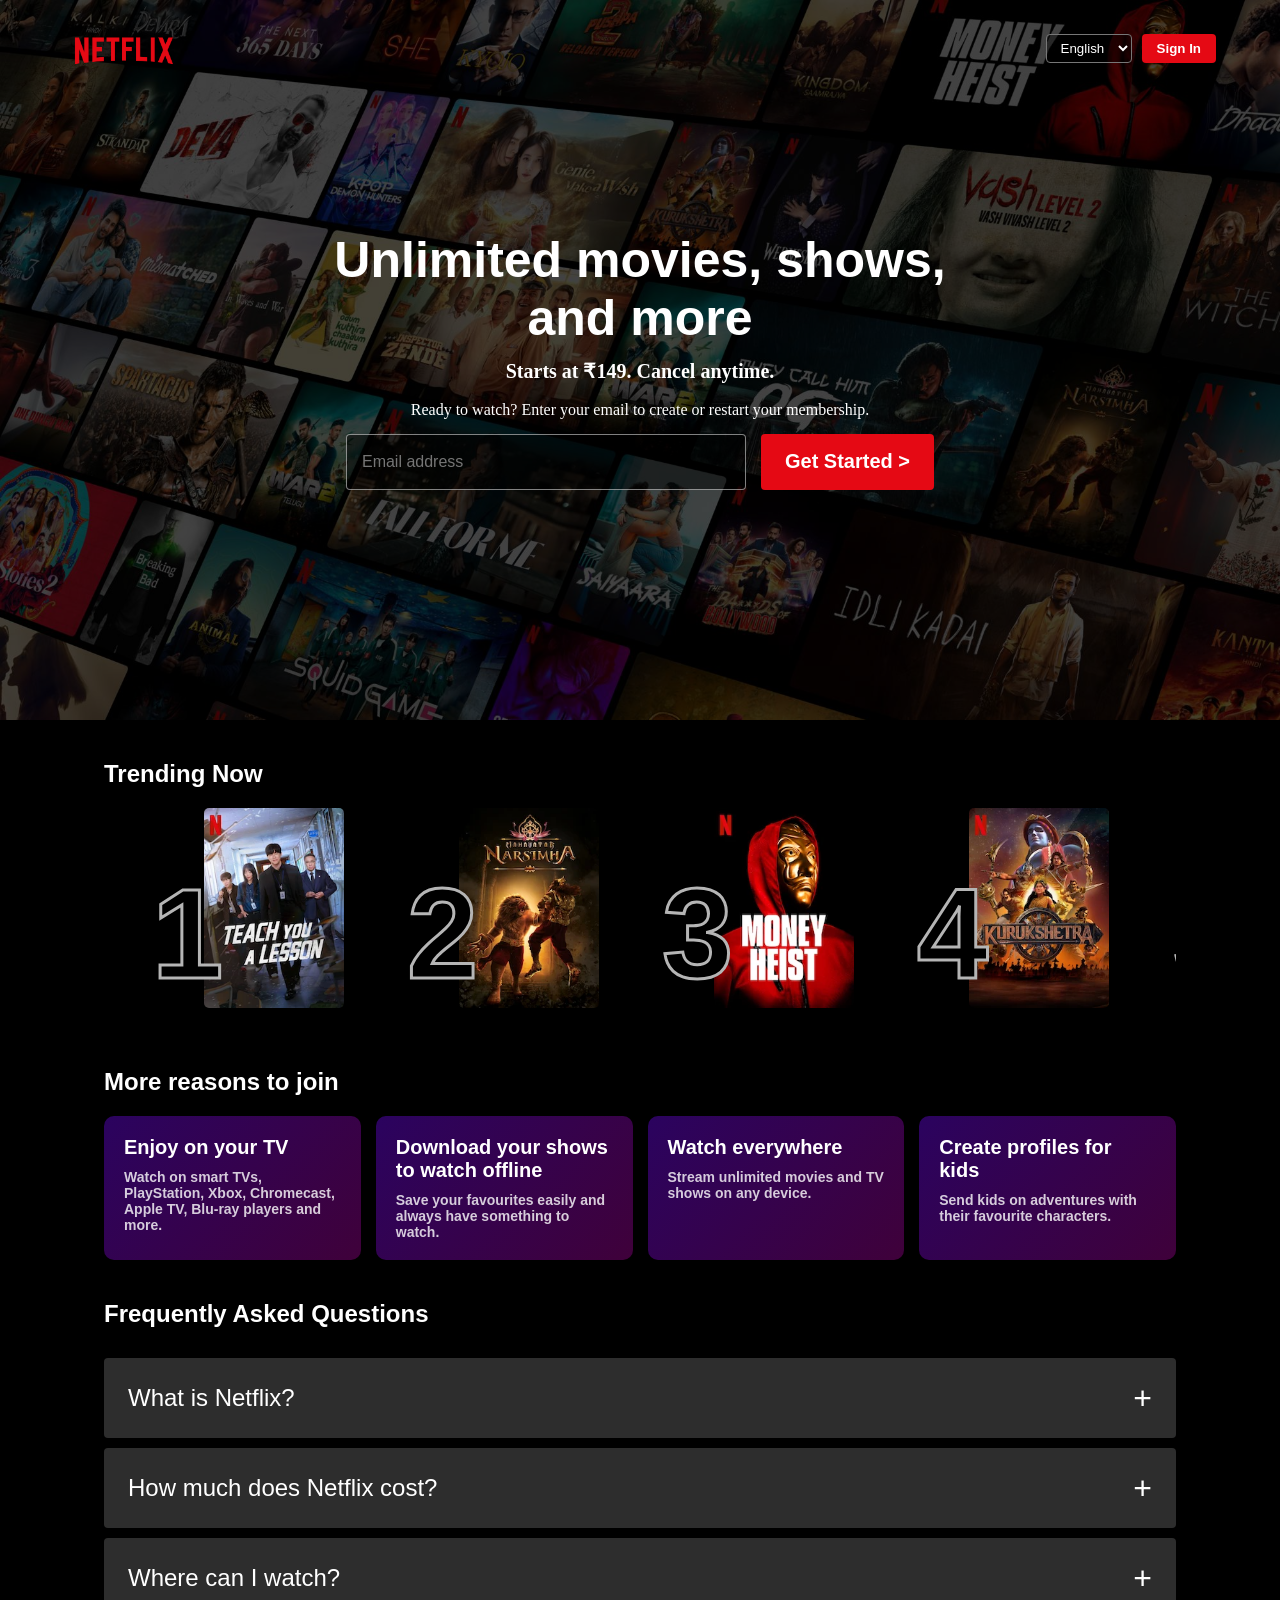
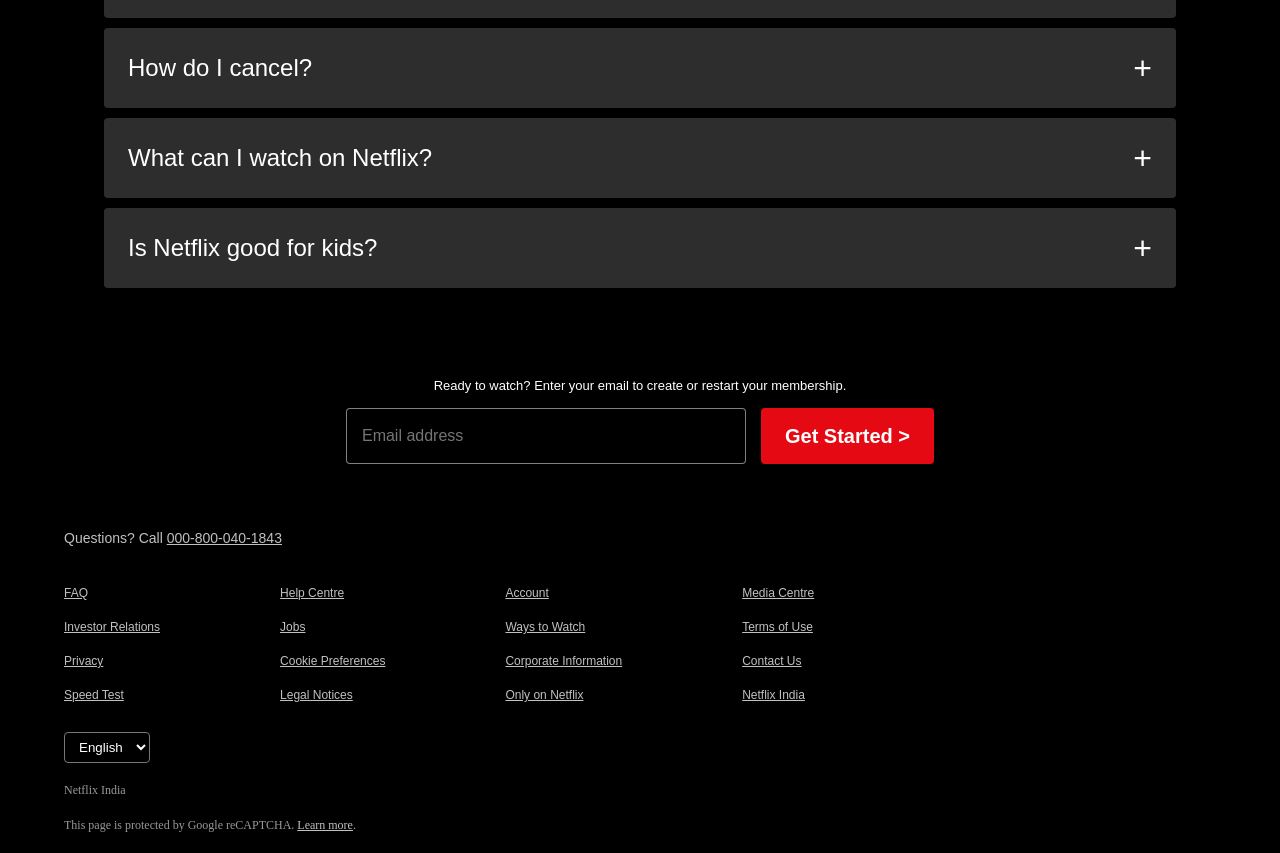
<file: Project-1(Static web page)/index.html>
<!DOCTYPE html>
<html lang="en">
  <head>
    <meta charset="UTF-8" />
    <meta name="viewport" content="width=device-width, initial-scale=1.0" />
    <title>Netflix Clone</title>
    <link rel="stylesheet" href="style.css" />
  </head>

  <body>
    <!-- Header Section -->
    <header>
      <div class="header--container">
        <nav id="nav-bar">
          <img src="images/Netflix_logo.webp" id="logo" />
          <select id="select">
            <option value="en">English</option>
            <option value="hi">Hindi</option>
          </select>
          <button id="sign">Sign In</button>
        </nav>

        <div id="box">
          <h1 id="text_main"><b>Unlimited movies, shows, and more</b></h1>
          <h3 id="text_1"><b>Starts at ₹149. Cancel anytime.</b></h3>
          <p>
            Ready to watch? Enter your email to create or restart your
            membership.
          </p>

          <div class="footer_input">
            <input type="text" placeholder="Email address" id="email" />
            <button id="getStarted">Get Started &gt;</button>
          </div>
        </div>
      </div>
    </header>

    <!-- Main Section -->
    <main>
      <!-- Trending section -->
      <section class="section-wrapper">
        <h3 id="head">Trending Now</h3>

        <div class="images_container">
          <div class="movie-card">
            <img src="images/img1.webp" class="poster" />
            <span class="rank">1</span>
          </div>

          <div class="movie-card">
            <img src="images/img2.webp" class="poster" />
            <span class="rank">2</span>
          </div>

          <div class="movie-card">
            <img src="images/img3.webp" class="poster" />
            <span class="rank">3</span>
          </div>
          <div class="movie-card">
            <img src="images/img4.webp" class="poster" />
            <span class="rank">4</span>
          </div>
          <div class="movie-card">
            <img src="images/img5.webp" class="poster" />
            <span class="rank">5</span>
          </div>
        </div>

        
      </section>

      <!-- More reasons section -->
      <section class="section-wrapper">
        <h3 id="head1">More reasons to join</h3>

        <div id="box_container">
          <div class="box">
            <h3 class="h3">Enjoy on your TV</h3>
            <div class="content">
              Watch on smart TVs, PlayStation, Xbox, Chromecast, Apple TV,
              Blu-ray players and more.
            </div>
          </div>

          <div class="box">
            <h3 class="h3">Download your shows to watch offline</h3>
            <div class="content">
              Save your favourites easily and always have something to watch.
            </div>
          </div>

          <div class="box">
            <h3 class="h3">Watch everywhere</h3>
            <div class="content">
              Stream unlimited movies and TV shows on any device.
            </div>
          </div>

          <div class="box">
            <h3 class="h3">Create profiles for kids</h3>
            <div class="content">
              Send kids on adventures with their favourite characters.
            </div>
          </div>
        </div>
      </section>

      <!-- FAQ Section -->
      <section class="section-wrapper">
        <h3 id="head2">Frequently Asked Questions</h3>

        <div id="box_container2">
          <details class="box2">
            <summary>What is Netflix?</summary>
            <div class="faq-content">Netflix is a streaming service that offers a wide variety of award-winning TV shows, movies, anime, documentaries and more on thousands of internet-connected devices.</div>
          </details>
          <details class="box2">
            <summary>How much does Netflix cost?</summary>
            <div class="faq-content">Watch Netflix on your smartphone, tablet, Smart TV, laptop, or streaming device, all for one fixed monthly fee. Plans range from ₹149 to ₹649 a month. No extra costs, no contracts.</div>
          </details>
          <details class="box2">
            <summary>Where can I watch?</summary>
            <div class="faq-content">Watch anywhere, anytime. Sign in with your Netflix account to watch instantly on the web at netflix.com from your personal computer or on any internet-connected device that offers the Netflix app.</div>
          </details>
          <details class="box2">
            <summary>How do I cancel?</summary>
            <div class="faq-content">Netflix is flexible. There are no annoying contracts and no commitments. You can easily cancel your account online in two clicks. There are no cancellation fees – start or stop your account anytime.</div>
          </details>
          <details class="box2">
            <summary>What can I watch on Netflix?</summary>
            <div class="faq-content">Netflix has an extensive library of feature films, documentaries, TV shows, anime, award-winning Netflix originals, and more. Watch as much as you want, anytime you want.</div>
          </details>
          <details class="box2">
            <summary>Is Netflix good for kids?</summary>
            <div class="faq-content">The Netflix Kids experience is included in your membership to give parents control while kids enjoy family-friendly TV shows and films in their own space.</div>
          </details>
        </div>
      </section>
    </main>

    <!-- Footer -->
    <footer>
      <div id="footer_box">
        <p>
          Ready to watch? Enter your email to create or restart your membership.
        </p>

        <div class="footer_input">
          <input type="text" placeholder="Email address" id="email_footer" />
          <button id="footer-getStarted">Get Started &gt;</button>
        </div>
      </div>

      <div id="footer_container">
        <div id="first_foot_box">
          Questions? Call <a href="#" class="link">000-800-040-1843</a>
        </div>

        <div id="second_foot_box">
          <div id="footer_links">
            <ul>
              <li><a href="#" class="link">FAQ</a></li>
              <li><a href="#" class="link">Investor Relations</a></li>
              <li><a href="#" class="link">Privacy</a></li>
              <li><a href="#" class="link">Speed Test</a></li>
            </ul>
          </div>

          <div id="footer_links">
            <ul>
              <li><a href="#" class="link">Help Centre</a></li>
              <li><a href="#" class="link">Jobs</a></li>
              <li><a href="#" class="link">Cookie Preferences</a></li>
              <li><a href="#" class="link">Legal Notices</a></li>
            </ul>
          </div>

          <div id="footer_links">
            <ul>
              <li><a href="#" class="link">Account</a></li>
              <li><a href="#" class="link">Ways to Watch</a></li>
              <li><a href="#" class="link">Corporate Information</a></li>
              <li><a href="#" class="link">Only on Netflix</a></li>
            </ul>
          </div>

          <div id="footer_links">
            <ul>
              <li><a href="#" class="link">Media Centre</a></li>
              <li><a href="#" class="link">Terms of Use</a></li>
              <li><a href="#" class="link">Contact Us</a></li>
              <li><a href="#" class="link">Netflix India</a></li>
            </ul>
          </div>
        </div>

        <select id="select_footer">
          <option value="en">English</option>
          <option value="hi">Hindi</option>
        </select>

        <div id="netflix_footer">Netflix India</div>
        <div id="last">
          This page is protected by Google reCAPTCHA.
          <a href="#" class="link">Learn more</a>.
        </div>
      </div>
    </footer>
  </body>
</html>
</file>
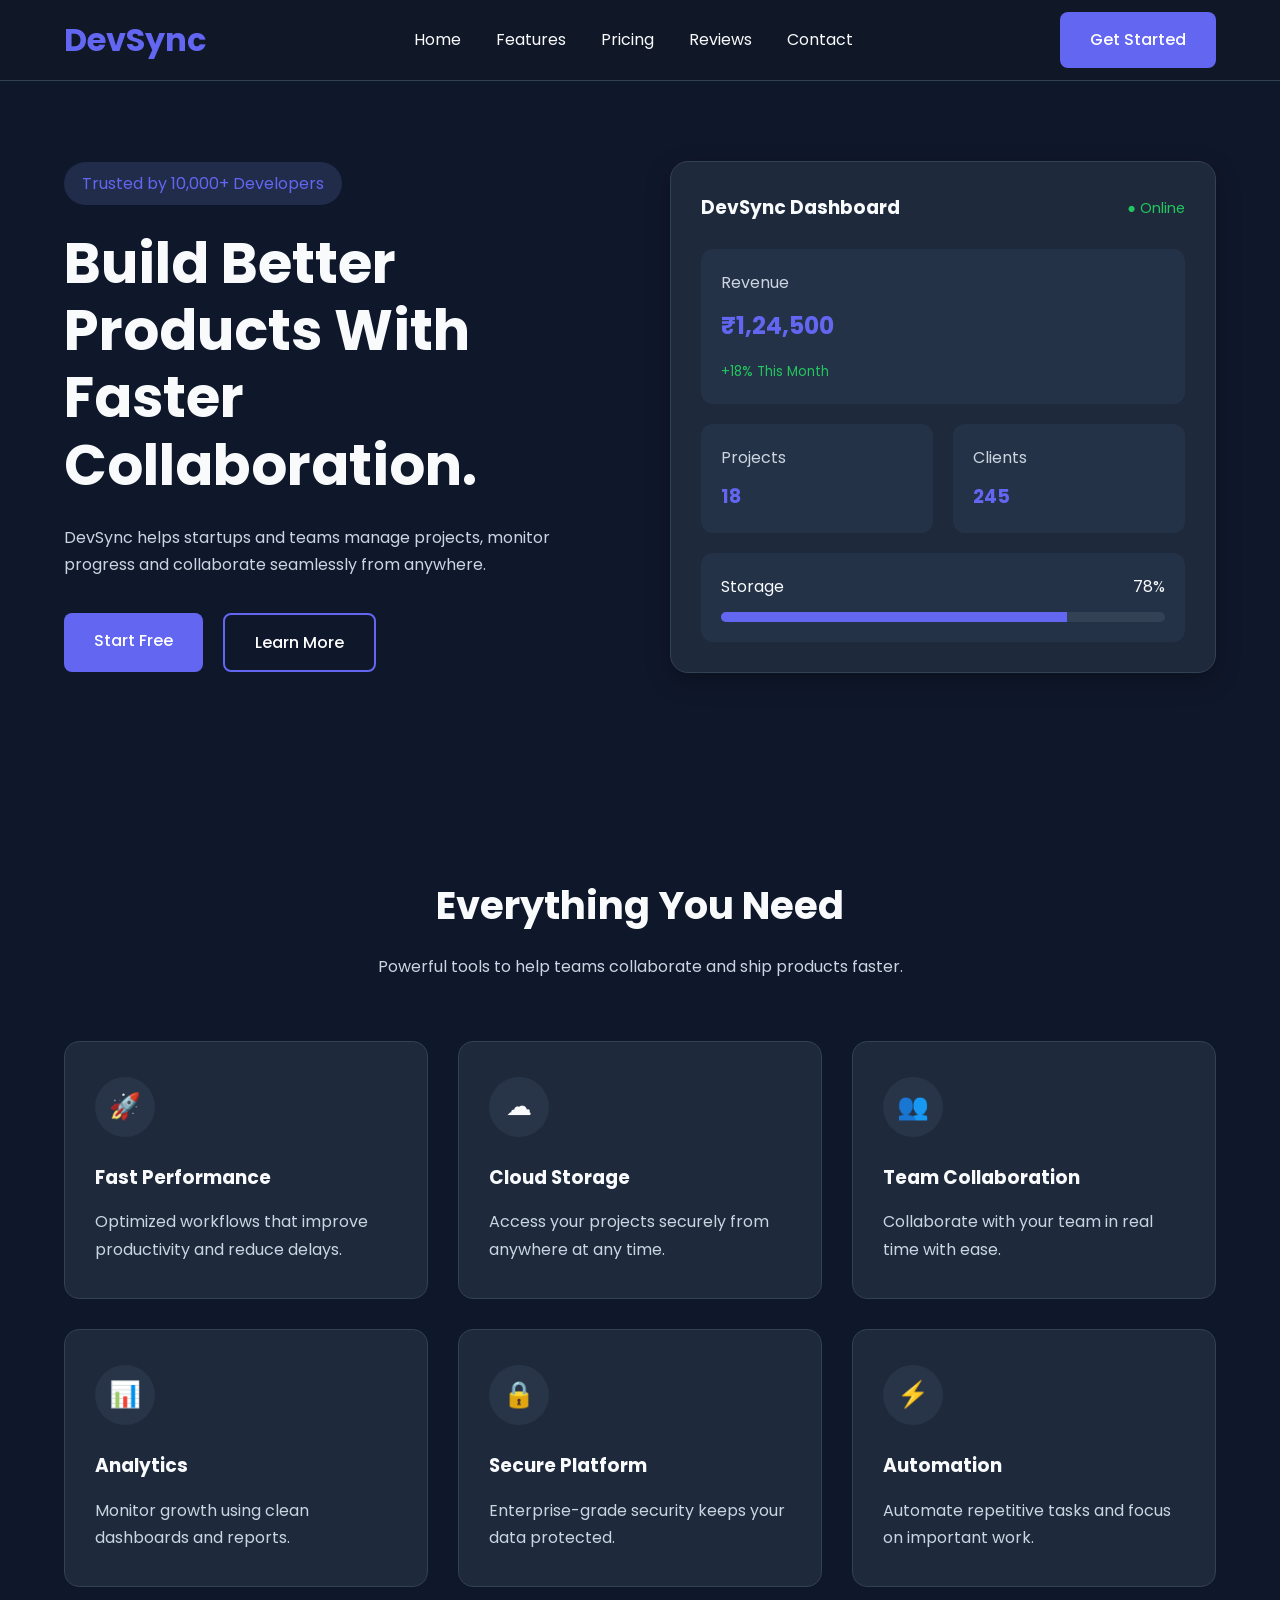
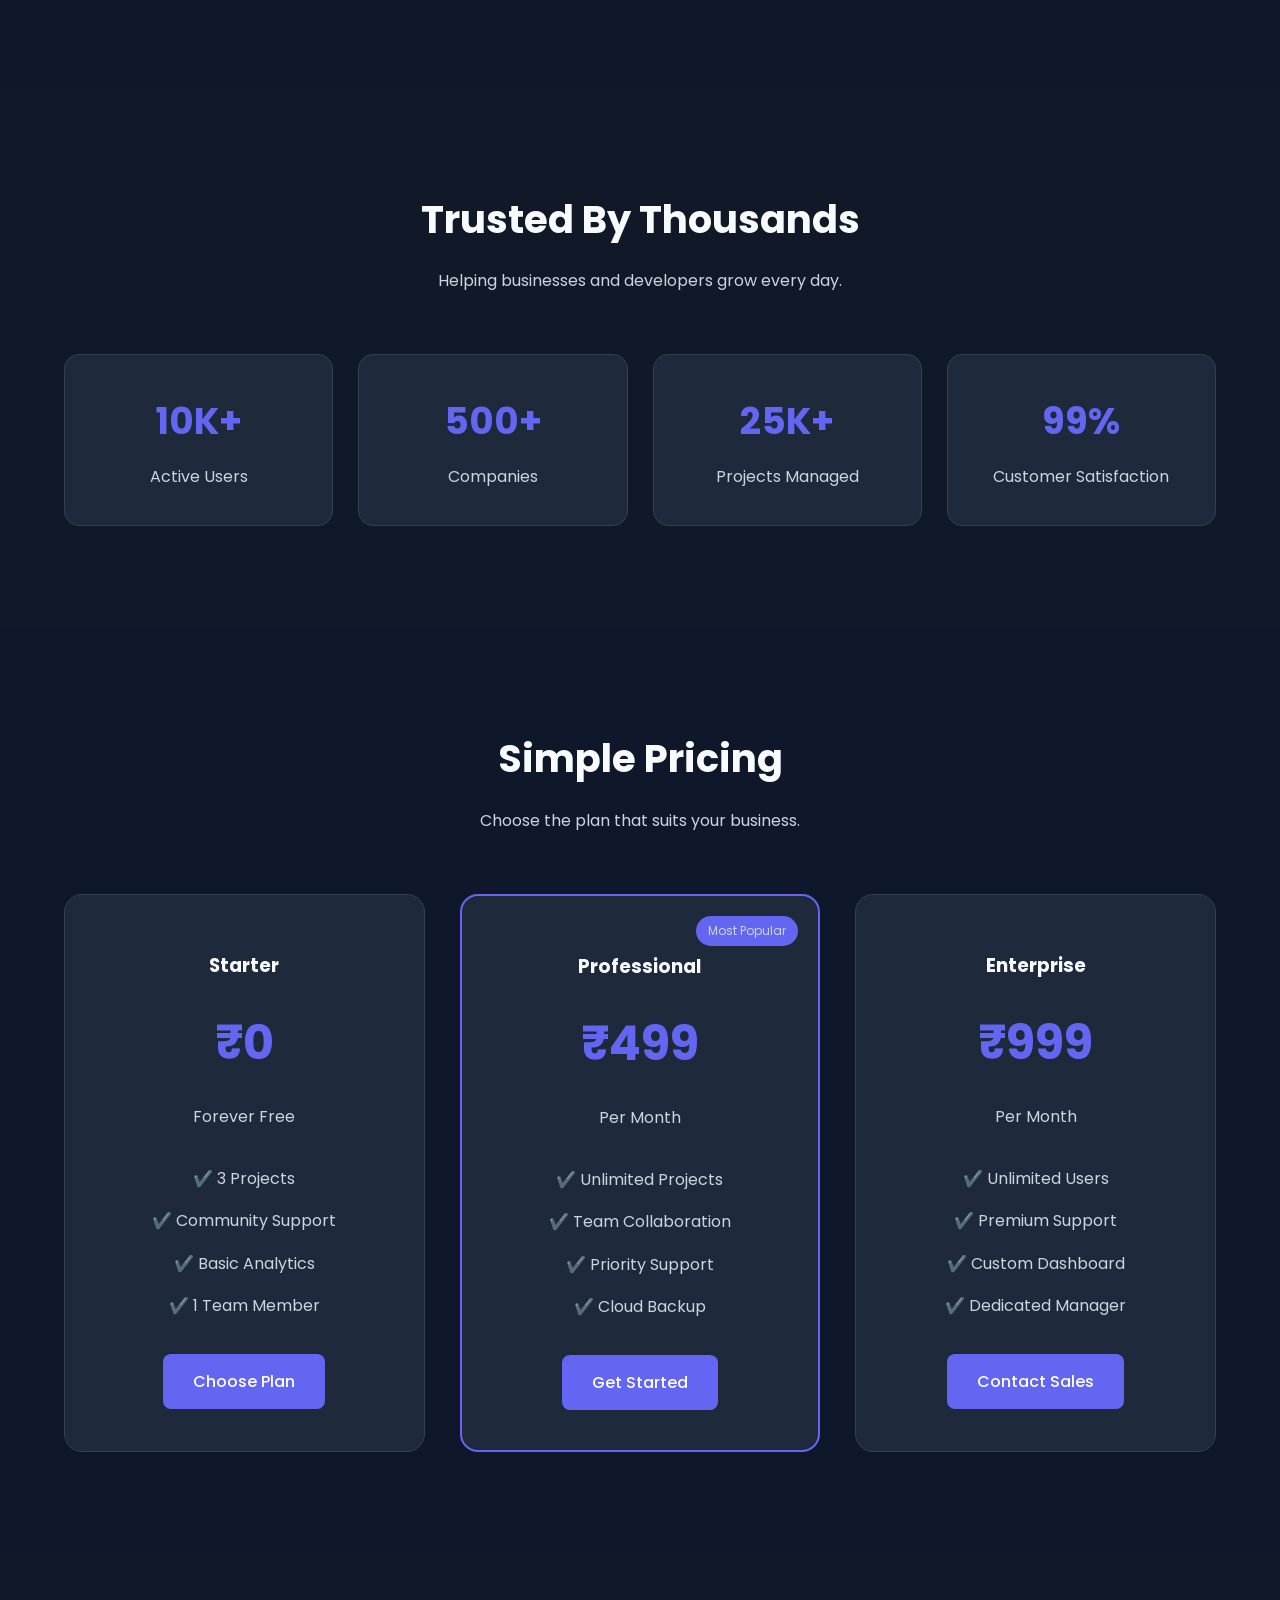
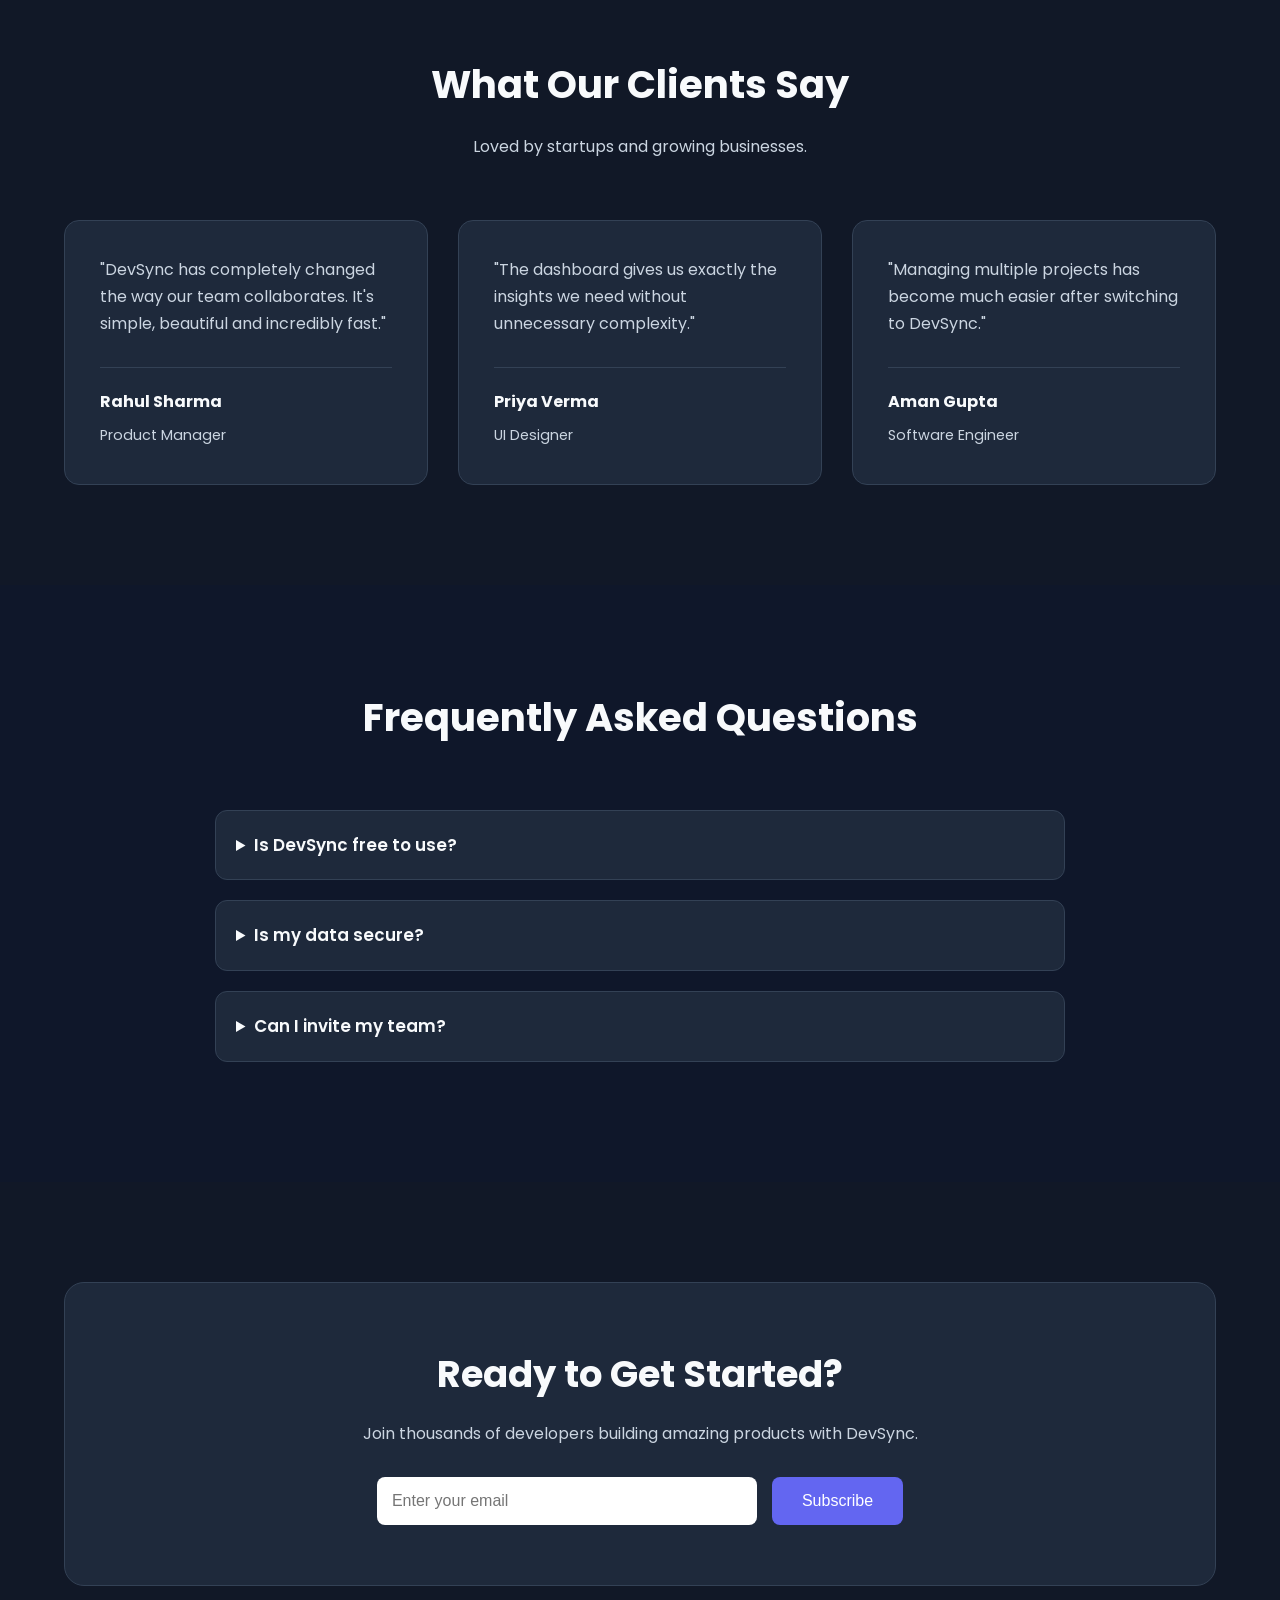
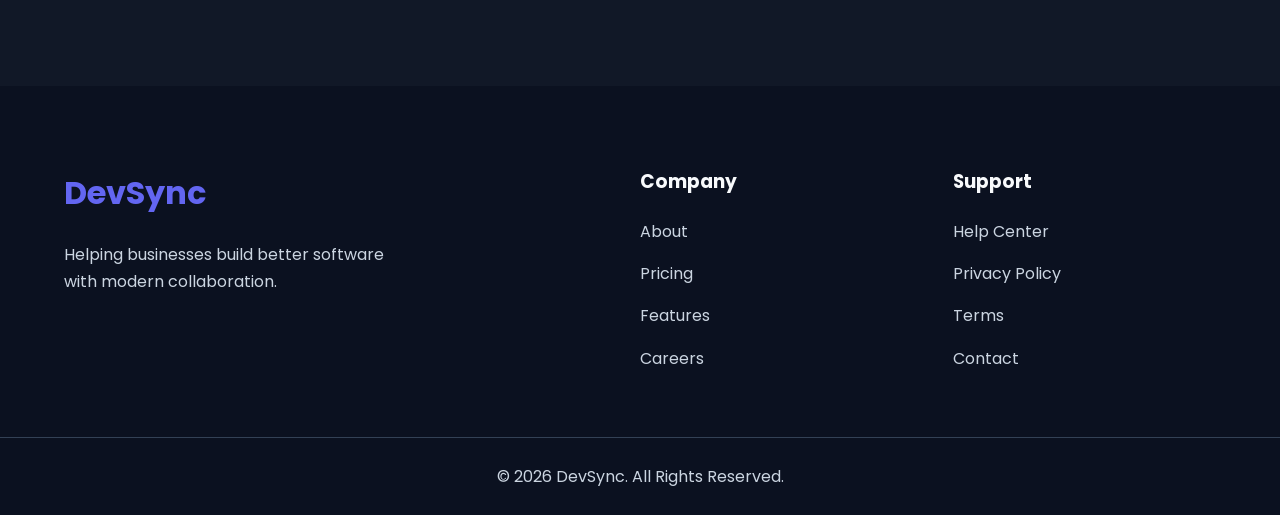
<file: Project-2(Responsive web layout)/index.html>
<!DOCTYPE html>
<html lang="en">

<head>

    <meta charset="UTF-8">

    <meta name="viewport" content="width=device-width, initial-scale=1.0">

    <title>DevSync | Modern SaaS</title>

    <link rel="preconnect" href="https://fonts.googleapis.com">
    <link rel="preconnect" href="https://fonts.gstatic.com" crossorigin>
    <link href="https://fonts.googleapis.com/css2?family=Poppins:wght@300;400;500;600;700&display=swap"
        rel="stylesheet">
    <link rel="stylesheet" href="style.css">

</head>

<body>
    <header>

        <div class="container navbar">

            <div class="logo">
                DevSync
            </div>

            <input type="checkbox" id="menu-toggle">

            <label for="menu-toggle" class="hamburger">

                <span class="open-icon">
                    &#9776;
                </span>

                <span class="close-icon">
                    &times;
                </span>

            </label>

            <nav>

                <ul class="nav-links">

                    <li><a href="#">Home</a></li>

                    <li><a href="#features">Features</a></li>

                    <li><a href="#pricing">Pricing</a></li>

                    <li><a href="#reviews">Reviews</a></li>

                    <li><a href="#contact">Contact</a></li>

                </ul>

            </nav>

            <a href="#" class="btn">
                Get Started
            </a>
        </div>
    </header>

    <section class="hero">

        <div class="container hero-container">

            <div class="hero-content">

                <span class="badge">

                    Trusted by 10,000+ Developers

                </span>

                <h1>

                    Build Better Products
                    With Faster Collaboration.

                </h1>

                <p>

                    DevSync helps startups and teams manage projects,
                    monitor progress and collaborate seamlessly
                    from anywhere.

                </p>

                <div class="hero-buttons">

                    <a href="#" class="btn">

                        Start Free

                    </a>

                    <a href="#features" class="outline-btn">

                        Learn More

                    </a>

                </div>

            </div>

            <!-- Dashboard -->

            <div class="hero-dashboard">

                <div class="dashboard">

                    <div class="dashboard-header">

                        <h3>

                            DevSync Dashboard

                        </h3>

                        <span>

                            ● Online

                        </span>

                    </div>

                    <div class="dashboard-card">

                        <h4>

                            Revenue

                        </h4>

                        <h2>

                            ₹1,24,500

                        </h2>

                        <small>

                            +18% This Month

                        </small>

                    </div>

                    <div class="dashboard-row">

                        <div class="small-card">

                            <h4>

                                Projects

                            </h4>

                            <h3>

                                18

                            </h3>

                        </div>

                        <div class="small-card">

                            <h4>

                                Clients

                            </h4>

                            <h3>

                                245

                            </h3>

                        </div>

                    </div>

                    <div class="progress-card">

                        <div class="progress-title">

                            <span>

                                Storage

                            </span>

                            <span>

                                78%

                            </span>

                        </div>

                        <div class="progress">

                            <div class="progress-fill">

                            </div>

                        </div>

                    </div>

                </div>

            </div>

        </div>

    </section>


    <section id="features" class="features">

        <div class="container">

            <div class="section-heading">

                <h2>

                    Everything You Need

                </h2>

                <p>

                    Powerful tools to help teams
                    collaborate and ship products faster.

                </p>

            </div>

            <div class="feature-grid">

                <article class="feature-card">

                    <div class="icon"> 🚀 </div>

                    <h3>

                        Fast Performance

                    </h3>

                    <p>

                        Optimized workflows that improve
                        productivity and reduce delays.

                    </p>

                </article>

                <!-- Card 2 -->

                <article class="feature-card">

                    <div class="icon">

                        ☁

                    </div>

                    <h3>

                        Cloud Storage

                    </h3>

                    <p>

                        Access your projects securely
                        from anywhere at any time.

                    </p>

                </article>

                <article class="feature-card">

                    <div class="icon"> 👥 </div>

                    <h3>

                        Team Collaboration

                    </h3>

                    <p>

                        Collaborate with your team
                        in real time with ease.

                    </p>

                </article>

                <article class="feature-card">

                    <div class="icon">📊</div>

                    <h3>

                        Analytics

                    </h3>

                    <p>

                        Monitor growth using
                        clean dashboards and reports.

                    </p>

                </article>

                <article class="feature-card">

                    <div class="icon">🔒</div>

                    <h3>

                        Secure Platform

                    </h3>

                    <p>

                        Enterprise-grade security
                        keeps your data protected.

                    </p>

                </article>

                <!-- Card 6 -->

                <article class="feature-card">

                    <div class="icon">⚡</div>

                    <h3>

                        Automation

                    </h3>

                    <p>

                        Automate repetitive tasks
                        and focus on important work.

                    </p>

                </article>

            </div>

        </div>

    </section>

    <section class="stats">

        <div class="container">

            <div class="section-heading">

                <h2>
                    Trusted By Thousands
                </h2>

                <p>
                    Helping businesses and developers grow every day.
                </p>

            </div>

            <div class="stats-grid">

                <div class="stat-card">

                    <h2>10K+</h2>

                    <p>Active Users</p>

                </div>

                <div class="stat-card">

                    <h2>500+</h2>

                    <p>Companies</p>

                </div>

                <div class="stat-card">

                    <h2>25K+</h2>

                    <p>Projects Managed</p>

                </div>

                <div class="stat-card">

                    <h2>99%</h2>

                    <p>Customer Satisfaction</p>

                </div>

            </div>

        </div>

    </section>

    <section id="pricing" class="pricing">

        <div class="container">

            <div class="section-heading">

                <h2>

                    Simple Pricing

                </h2>

                <p>

                    Choose the plan that suits your business.

                </p>

            </div>

            <div class="pricing-grid">

                <div class="pricing-card">

                    <h3>

                        Starter

                    </h3>

                    <h1> ₹0 </h1>

                    <span>

                        Forever Free

                    </span>

                    <ul>

                        <li>✔️ 3 Projects</li>

                        <li>✔️ Community Support</li>

                        <li>✔️ Basic Analytics</li>

                        <li>✔️ 1 Team Member</li>

                    </ul>

                    <a href="#" class="btn">

                        Choose Plan

                    </a>

                </div>

                <div class="pricing-card active-plan">

                    <span class="popular">

                        Most Popular

                    </span>

                    <h3>

                        Professional

                    </h3>

                    <h1>

                        ₹499

                    </h1>

                    <span>

                        Per Month

                    </span>

                    <ul>

                        <li>✔️ Unlimited Projects</li>

                        <li>✔️ Team Collaboration</li>

                        <li>✔️ Priority Support</li>

                        <li>✔️ Cloud Backup</li>

                    </ul>

                    <a href="#" class="btn">

                        Get Started

                    </a>

                </div>

                <div class="pricing-card">

                    <h3>

                        Enterprise

                    </h3>

                    <h1>

                        ₹999

                    </h1>

                    <span>

                        Per Month

                    </span>

                    <ul>

                        <li>✔️ Unlimited Users</li>

                        <li>✔️ Premium Support</li>

                        <li>✔️ Custom Dashboard</li>

                        <li>✔️ Dedicated Manager</li>

                    </ul>

                    <a href="#" class="btn">

                        Contact Sales

                    </a>

                </div>

            </div>

        </div>

    </section>


    <section id="reviews" class="testimonials">

        <div class="container">

            <div class="section-heading">

                <h2>

                    What Our Clients Say

                </h2>

                <p>

                    Loved by startups and growing businesses.

                </p>

            </div>

            <div class="testimonial-grid">

                <div class="testimonial-card">

                    <p>

                        "DevSync has completely changed the way
                        our team collaborates. It's simple,
                        beautiful and incredibly fast."

                    </p>

                    <div class="user">

                        <h4>

                            Rahul Sharma

                        </h4>

                        <span>

                            Product Manager

                        </span>

                    </div>

                </div>

                <div class="testimonial-card">

                    <p>

                        "The dashboard gives us exactly the
                        insights we need without unnecessary
                        complexity."

                    </p>

                    <div class="user">

                        <h4>

                            Priya Verma

                        </h4>

                        <span>

                            UI Designer

                        </span>

                    </div>

                </div>

                <div class="testimonial-card">

                    <p>

                        "Managing multiple projects has become
                        much easier after switching to DevSync."

                    </p>

                    <div class="user">

                        <h4>

                            Aman Gupta

                        </h4>

                        <span>

                            Software Engineer

                        </span>

                    </div>

                </div>

            </div>

        </div>

    </section>

    <section class="faq">

        <div class="container">

            <div class="section-heading">

                <h2>

                    Frequently Asked Questions

                </h2>

            </div>

            <div class="faq-container">

                <details>

                    <summary>

                        Is DevSync free to use?

                    </summary>

                    <p>

                        Yes. You can start using the free plan
                        and upgrade whenever your business grows.

                    </p>

                </details>

                <details>

                    <summary>

                        Is my data secure?

                    </summary>

                    <p>

                        Absolutely. Security is one of our
                        highest priorities.

                    </p>

                </details>

                <details>

                    <summary>

                        Can I invite my team?

                    </summary>

                    <p>

                        Yes. Team collaboration is available
                        in Professional and Enterprise plans.

                    </p>

                </details>

            </div>

        </div>

    </section>

    <section class="newsletter">

        <div class="container newsletter-box">

            <h2>

                Ready to Get Started?

            </h2>

            <p>

                Join thousands of developers building
                amazing products with DevSync.

            </p>

            <form>

                <input type="email" placeholder="Enter your email">

                <button>

                    Subscribe

                </button>

            </form>

        </div>

    </section>

    <footer id="contact">

        <div class="container footer-grid">

            <div>

                <h2 class="logo">

                    DevSync

                </h2>

                <p>

                    Helping businesses build better
                    software with modern collaboration.

                </p>

            </div>

            <div>

                <h3>

                    Company

                </h3>

                <ul>

                    <li><a href="#">About</a></li>

                    <li><a href="#">Pricing</a></li>

                    <li><a href="#">Features</a></li>

                    <li><a href="#">Careers</a></li>

                </ul>

            </div>

            <div>

                <h3>

                    Support

                </h3>

                <ul>

                    <li><a href="#">Help Center</a></li>

                    <li><a href="#">Privacy Policy</a></li>

                    <li><a href="#">Terms</a></li>

                    <li><a href="#">Contact</a></li>

                </ul>

            </div>

        </div>

        <div class="copyright">

            <p>

                © 2026 DevSync. All Rights Reserved.

            </p>

        </div>

    </footer>

</body>

</html>
</file>
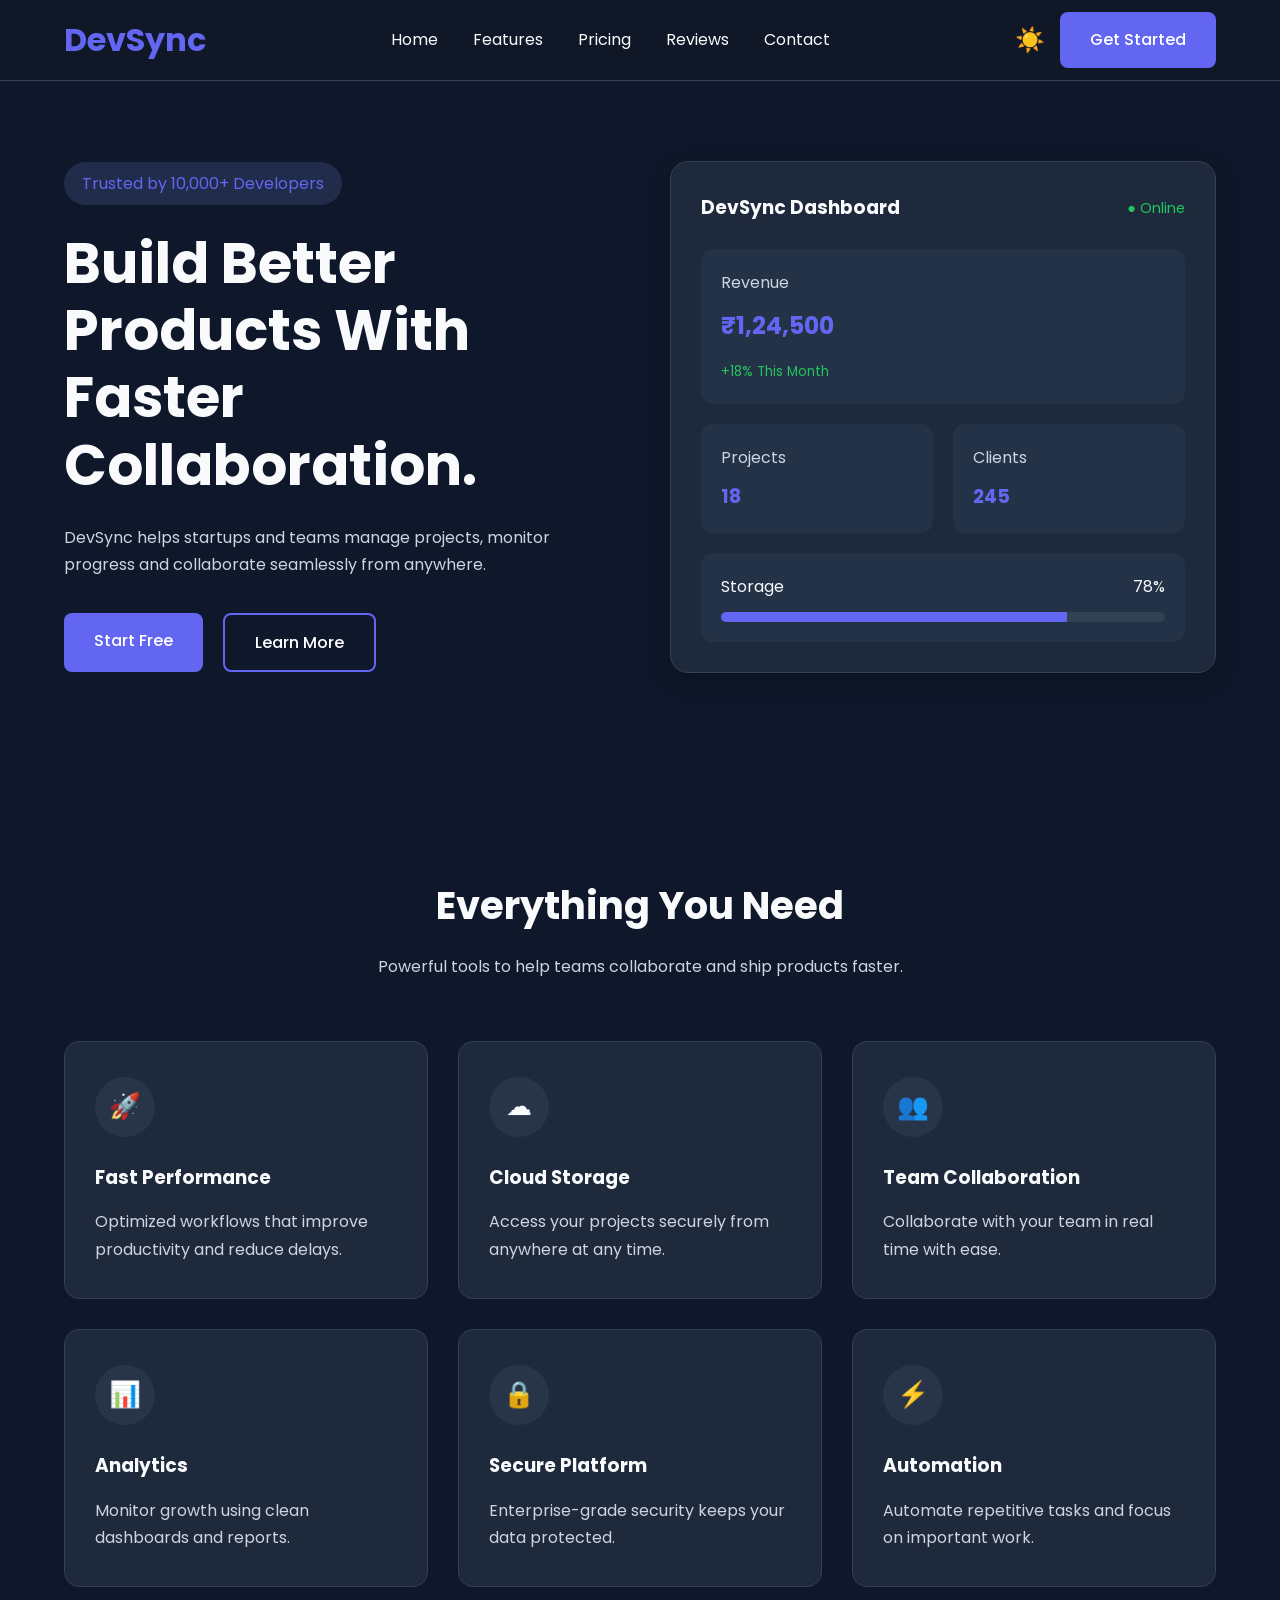
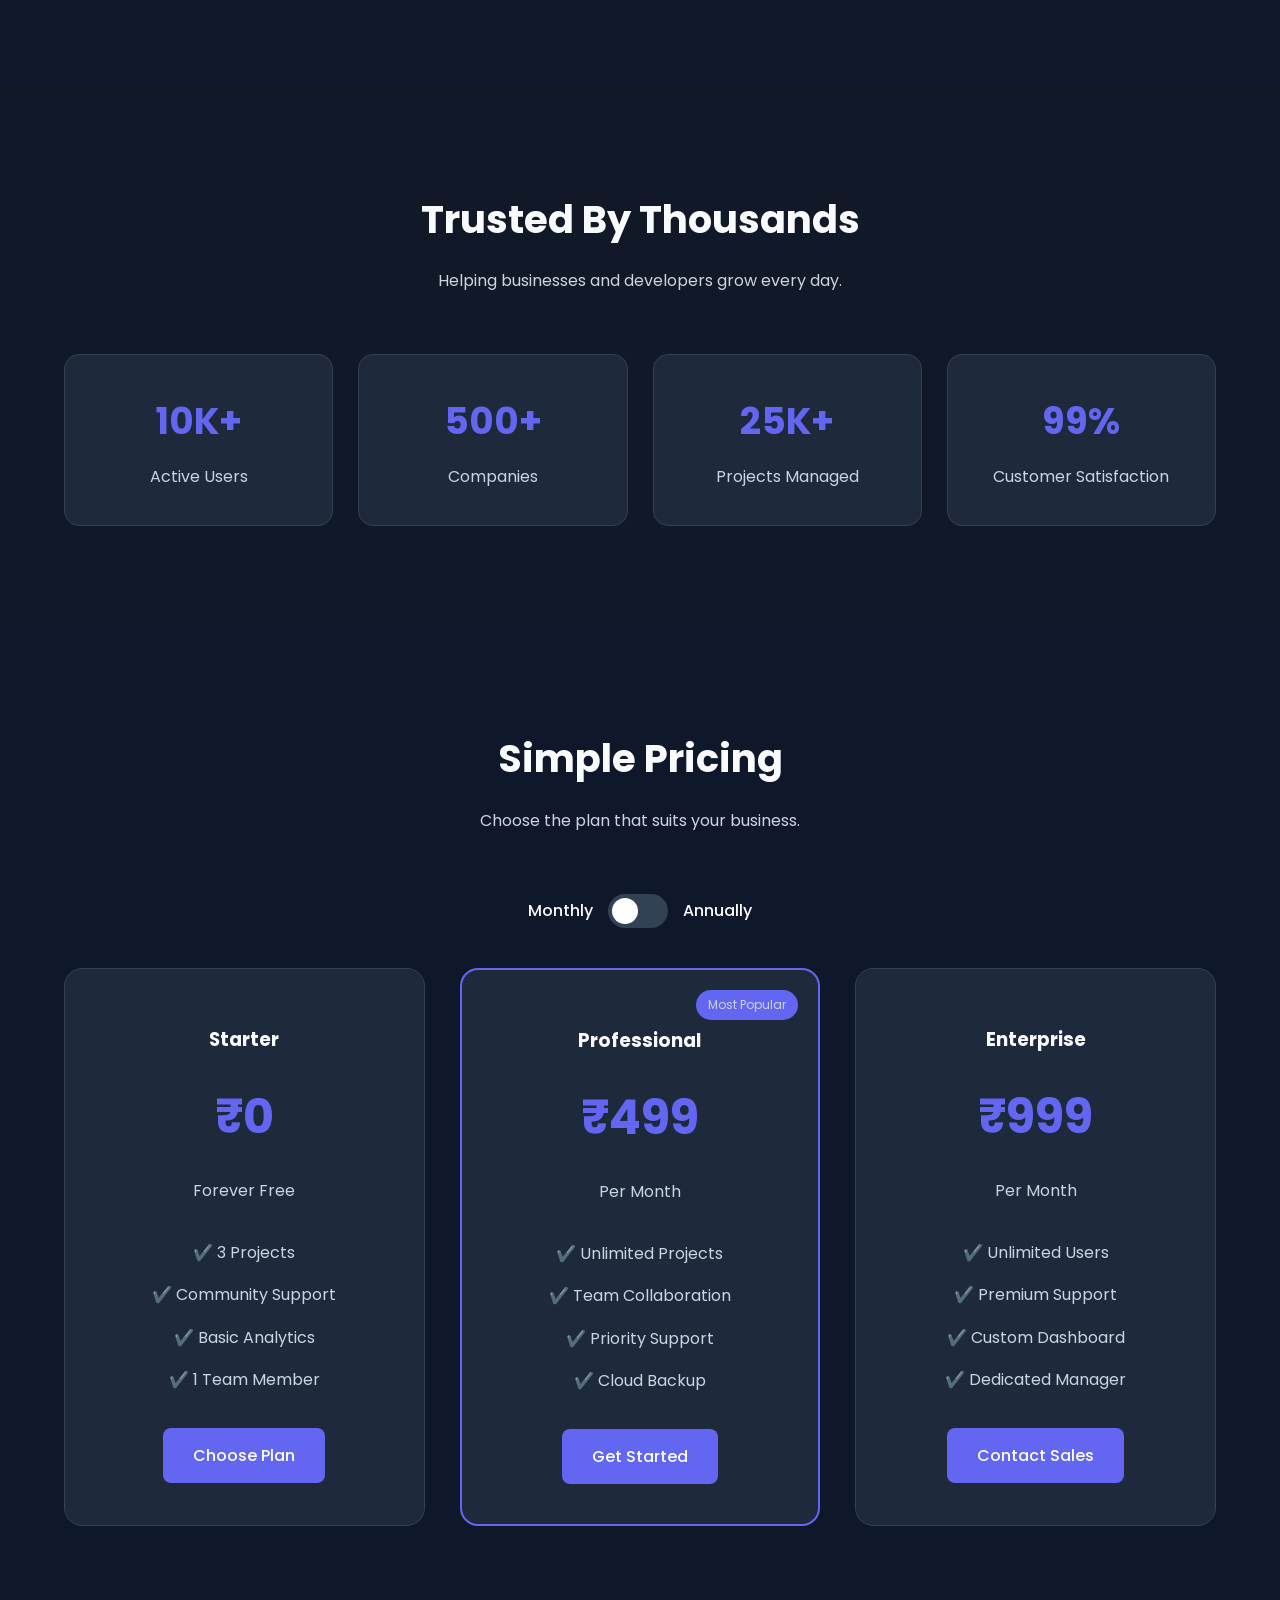
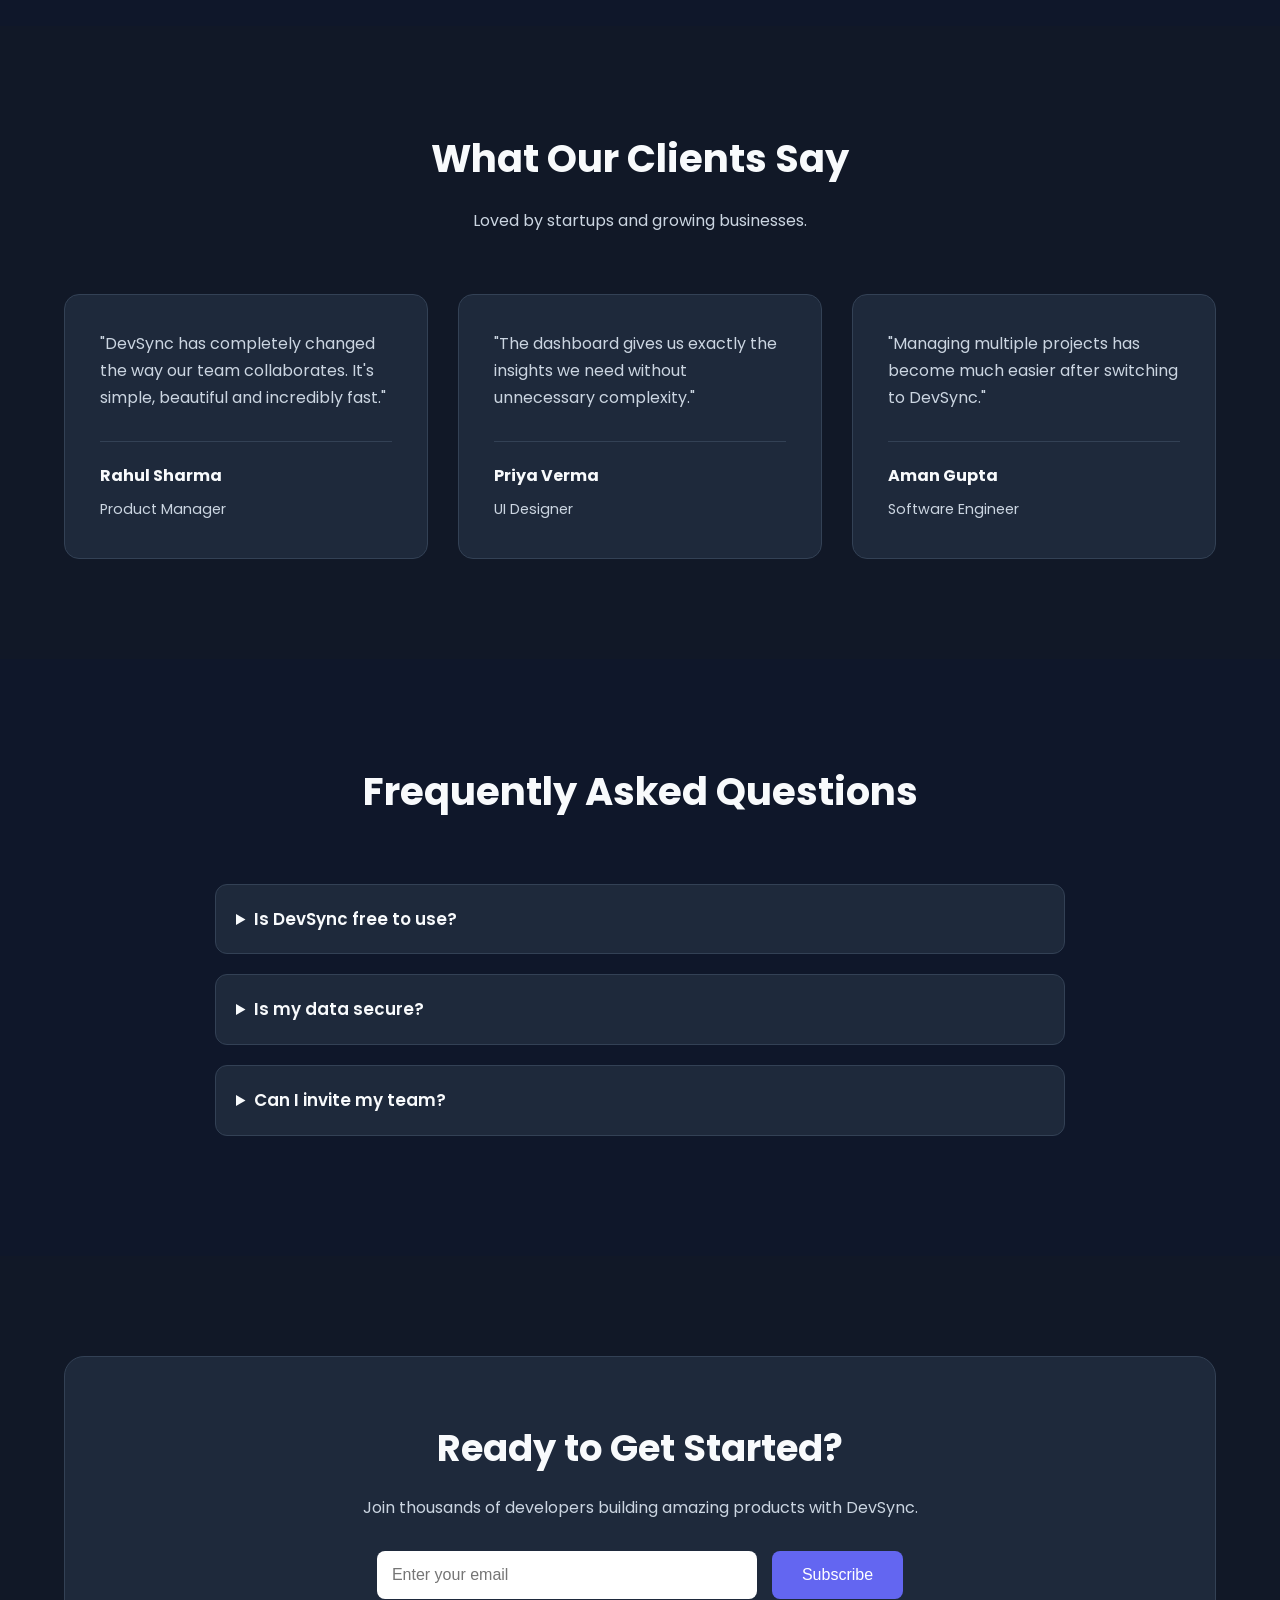
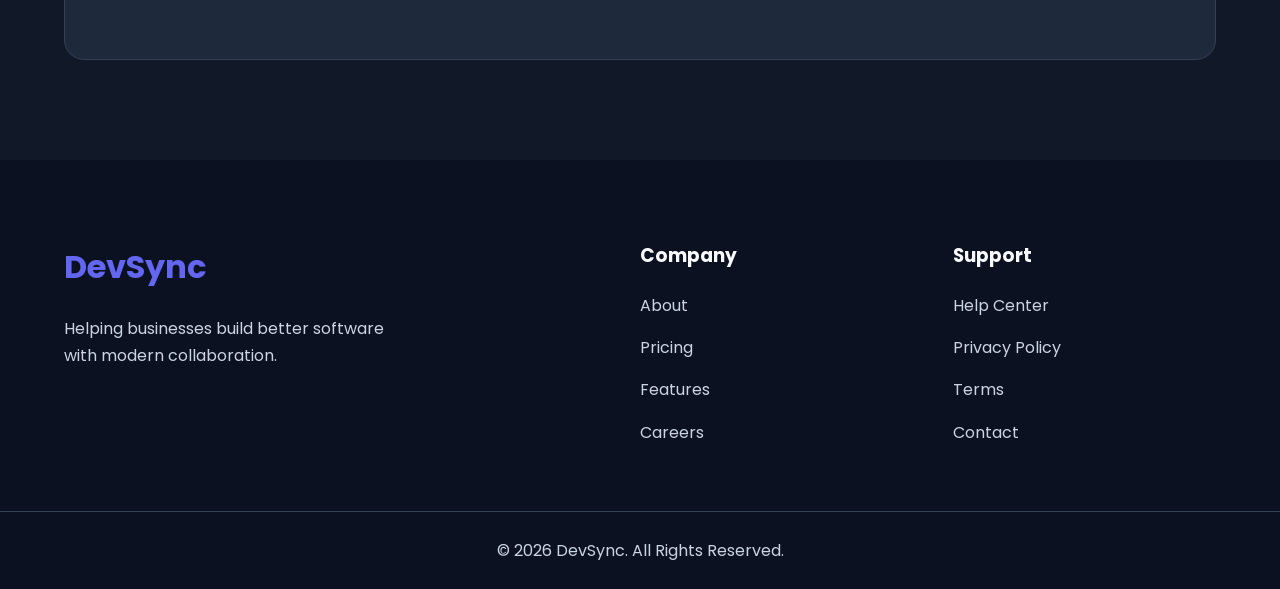
<file: Project-3(Interactive Web Elements)/index.html>
<!DOCTYPE html>
<html lang="en">

<head>

    <meta charset="UTF-8">

    <meta name="viewport" content="width=device-width, initial-scale=1.0">

    <title>DevSync</title>

    <link rel="preconnect" href="https://fonts.googleapis.com">
    <link rel="preconnect" href="https://fonts.gstatic.com" crossorigin>
    <link href="https://fonts.googleapis.com/css2?family=Poppins:wght@300;400;500;600;700&display=swap"
        rel="stylesheet">
    <link rel="stylesheet" href="style.css">

</head>

<body>
    <header>

        <div class="container navbar">

            <div class="logo">
                DevSync
            </div>

            <input type="checkbox" id="menu-toggle">

            <label for="menu-toggle" class="hamburger">

                <span class="open-icon">
                    &#9776;
                </span>

                <span class="close-icon">
                    &times;
                </span>

            </label>

            <nav>

                <ul class="nav-links">

                    <li><a href="#">Home</a></li>

                    <li><a href="#features">Features</a></li>

                    <li><a href="#pricing">Pricing</a></li>

                    <li><a href="#reviews">Reviews</a></li>

                    <li><a href="#contact">Contact</a></li>

                </ul>

            </nav>

            <div style="display: flex; align-items: center; gap: 15px;">
                <button id="themeToggle" style="background: none; border: none; font-size: 1.5rem; cursor: pointer; color: var(--text);" title="Toggle Theme">
                    ☀️
                </button>
                <a href="#" class="btn">
                    Get Started
                </a>
            </div>
        </div>
    </header>

    <section class="hero">

        <div class="container hero-container">

            <div class="hero-content">

                <span class="badge">

                    Trusted by 10,000+ Developers

                </span>

                <h1>

                    Build Better Products
                    With Faster Collaboration.

                </h1>

                <p>

                    DevSync helps startups and teams manage projects,
                    monitor progress and collaborate seamlessly
                    from anywhere.

                </p>

                <div class="hero-buttons">

                    <a href="#" class="btn">

                        Start Free

                    </a>

                    <a href="#features" class="outline-btn">

                        Learn More

                    </a>

                </div>

            </div>


            <div class="hero-dashboard">

                <div class="dashboard">

                    <div class="dashboard-header">

                        <h3>

                            DevSync Dashboard

                        </h3>

                        <span>

                            ● Online

                        </span>

                    </div>

                    <div class="dashboard-card">

                        <h4>

                            Revenue

                        </h4>

                        <h2>

                            ₹1,24,500

                        </h2>

                        <small>

                            +18% This Month

                        </small>

                    </div>

                    <div class="dashboard-row">

                        <div class="small-card">

                            <h4>

                                Projects

                            </h4>

                            <h3>

                                18

                            </h3>

                        </div>

                        <div class="small-card">

                            <h4>

                                Clients

                            </h4>

                            <h3>

                                245

                            </h3>

                        </div>

                    </div>

                    <div class="progress-card">

                        <div class="progress-title">

                            <span>

                                Storage

                            </span>

                            <span>

                                78%

                            </span>

                        </div>

                        <div class="progress">

                            <div class="progress-fill">

                            </div>

                        </div>

                    </div>

                </div>

            </div>

        </div>

    </section>


    <section id="features" class="features">

        <div class="container">

            <div class="section-heading">

                <h2>

                    Everything You Need

                </h2>

                <p>

                    Powerful tools to help teams
                    collaborate and ship products faster.

                </p>

            </div>

            <div class="feature-grid">

                <!-- Card 1 -->

                <article class="feature-card">

                    <div class="icon"> 🚀 </div>

                    <h3>

                        Fast Performance

                    </h3>

                    <p>

                        Optimized workflows that improve
                        productivity and reduce delays.

                    </p>

                </article>


                <article class="feature-card">

                    <div class="icon">

                        ☁

                    </div>

                    <h3>

                        Cloud Storage

                    </h3>

                    <p>

                        Access your projects securely
                        from anywhere at any time.

                    </p>

                </article>

                <article class="feature-card">

                    <div class="icon"> 👥 </div>

                    <h3>

                        Team Collaboration

                    </h3>

                    <p>

                        Collaborate with your team
                        in real time with ease.

                    </p>

                </article>

                <!-- Card 4 -->

                <article class="feature-card">

                    <div class="icon">📊</div>

                    <h3>

                        Analytics

                    </h3>

                    <p>

                        Monitor growth using
                        clean dashboards and reports.

                    </p>

                </article>

                <!-- Card 5 -->

                <article class="feature-card">

                    <div class="icon">🔒</div>

                    <h3>

                        Secure Platform

                    </h3>

                    <p>

                        Enterprise-grade security
                        keeps your data protected.

                    </p>

                </article>

                <!-- Card 6 -->

                <article class="feature-card">

                    <div class="icon">⚡</div>

                    <h3>

                        Automation

                    </h3>

                    <p>

                        Automate repetitive tasks
                        and focus on important work.

                    </p>

                </article>

            </div>

        </div>

    </section>

    <section class="stats">

        <div class="container">

            <div class="section-heading">

                <h2>
                    Trusted By Thousands
                </h2>

                <p>
                    Helping businesses and developers grow every day.
                </p>

            </div>

            <div class="stats-grid">

                <div class="stat-card">

                    <h2>10K+</h2>

                    <p>Active Users</p>

                </div>

                <div class="stat-card">

                    <h2>500+</h2>

                    <p>Companies</p>

                </div>

                <div class="stat-card">

                    <h2>25K+</h2>

                    <p>Projects Managed</p>

                </div>

                <div class="stat-card">

                    <h2>99%</h2>

                    <p>Customer Satisfaction</p>

                </div>

            </div>

        </div>

    </section>

    <section id="pricing" class="pricing">

        <div class="container">

            <div class="section-heading">

                <h2>

                    Simple Pricing

                </h2>

                <p>

                    Choose the plan that suits your business.

                </p>

            </div>

            <div class="pricing-toggle">
                <span class="toggle-label">Monthly</span>
                <label class="switch">
                    <input type="checkbox" id="pricingToggle">
                    <span class="slider"></span>
                </label>
                <span class="toggle-label">Annually</span>
            </div>

            <div class="pricing-grid">

                <div class="pricing-card">

                    <h3>
                        Starter

                    </h3>

                    <h1 class="price" data-monthly="0" data-yearly="0"> ₹0 </h1>

                    <span class="billing-period">

                        Forever Free

                    </span>

                    <ul>

                        <li>✔️ 3 Projects</li>

                        <li>✔️ Community Support</li>

                        <li>✔️ Basic Analytics</li>

                        <li>✔️ 1 Team Member</li>

                    </ul>

                    <a href="#" class="btn">

                        Choose Plan

                    </a>

                </div>


                <div class="pricing-card active-plan">

                    <span class="popular">

                        Most Popular

                    </span>

                    <h3>

                        Professional

                    </h3>

                    <h1 class="price" data-monthly="499" data-yearly="4790">

                        ₹499

                    </h1>

                    <span class="billing-period">

                        Per Month

                    </span>

                    <ul>

                        <li>✔️ Unlimited Projects</li>

                        <li>✔️ Team Collaboration</li>

                        <li>✔️ Priority Support</li>

                        <li>✔️ Cloud Backup</li>

                    </ul>

                    <a href="#" class="btn">

                        Get Started

                    </a>

                </div>

                <div class="pricing-card">

                    <h3>

                        Enterprise

                    </h3>

                    <h1 class="price" data-monthly="999" data-yearly="9590">

                        ₹999

                    </h1>

                    <span class="billing-period">

                        Per Month

                    </span>

                    <ul>

                        <li>✔️ Unlimited Users</li>

                        <li>✔️ Premium Support</li>

                        <li>✔️ Custom Dashboard</li>

                        <li>✔️ Dedicated Manager</li>

                    </ul>

                    <a href="#" class="btn">

                        Contact Sales

                    </a>

                </div>

            </div>

        </div>

    </section>


    <section id="reviews" class="testimonials">

        <div class="container">

            <div class="section-heading">

                <h2>

                    What Our Clients Say

                </h2>

                <p>

                    Loved by startups and growing businesses.

                </p>

            </div>

            <div class="testimonial-grid">

                <div class="testimonial-card">

                    <p>

                        "DevSync has completely changed the way
                        our team collaborates. It's simple,
                        beautiful and incredibly fast."

                    </p>

                    <div class="user">

                        <h4>

                            Rahul Sharma

                        </h4>

                        <span>

                            Product Manager

                        </span>

                    </div>

                </div>

                <div class="testimonial-card">

                    <p>

                        "The dashboard gives us exactly the
                        insights we need without unnecessary
                        complexity."

                    </p>

                    <div class="user">

                        <h4>

                            Priya Verma

                        </h4>

                        <span>

                            UI Designer

                        </span>

                    </div>

                </div>

                <div class="testimonial-card">

                    <p>

                        "Managing multiple projects has become
                        much easier after switching to DevSync."

                    </p>

                    <div class="user">

                        <h4>

                            Aman Gupta

                        </h4>

                        <span>

                            Software Engineer

                        </span>

                    </div>

                </div>

            </div>

        </div>

    </section>

    <section class="faq">

        <div class="container">

            <div class="section-heading">

                <h2>

                    Frequently Asked Questions

                </h2>

            </div>

            <div class="faq-container">

                <details>

                    <summary>

                        Is DevSync free to use?

                    </summary>

                    <p>

                        Yes. You can start using the free plan
                        and upgrade whenever your business grows.

                    </p>

                </details>

                <details>

                    <summary>

                        Is my data secure?

                    </summary>

                    <p>

                        Absolutely. Security is one of our
                        highest priorities.

                    </p>

                </details>

                <details>

                    <summary>

                        Can I invite my team?

                    </summary>

                    <p>

                        Yes. Team collaboration is available
                        in Professional and Enterprise plans.

                    </p>

                </details>

            </div>

        </div>

    </section>

    <section class="newsletter">

        <div class="container newsletter-box">

            <h2>

                Ready to Get Started?

            </h2>

            <p>

                Join thousands of developers building
                amazing products with DevSync.

            </p>

            <form id="newsletter-form">

                <input type="email" id="newsletter-email" placeholder="Enter your email" required>

                <button type="submit">

                    Subscribe

                </button>

            </form>
            <p id="newsletter-success" style="display: none; color: var(--success); margin-top: 15px;">
                Thank you for subscribing!
            </p>

        </div>

    </section>

    <footer id="contact">

        <div class="container footer-grid">

            <div>

                <h2 class="logo">

                    DevSync

                </h2>

                <p>

                    Helping businesses build better
                    software with modern collaboration.

                </p>

            </div>

            <div>

                <h3>

                    Company

                </h3>

                <ul>

                    <li><a href="#">About</a></li>

                    <li><a href="#">Pricing</a></li>

                    <li><a href="#">Features</a></li>

                    <li><a href="#">Careers</a></li>

                </ul>

            </div>

            <div>

                <h3>

                    Support

                </h3>

                <ul>

                    <li><a href="#">Help Center</a></li>

                    <li><a href="#">Privacy Policy</a></li>

                    <li><a href="#">Terms</a></li>

                    <li><a href="#">Contact</a></li>

                </ul>

            </div>

        </div>

        <div class="copyright">

            <p>

                © 2026 DevSync. All Rights Reserved.

            </p>

        </div>

    </footer>

    <script src="script.js"></script>
</body>

</html>
</file>
<file: Project-1(Static web page)/style.css>
* {
  margin: 0;
  padding: 0;
  box-sizing: border-box;
}

/*  HEADER  */
.header--container {
  height: 80vh;
  background: url("images/Netflix_Background.jpg") center/cover no-repeat;
  position: relative;
  display: flex;
  align-items: center;
  justify-content: center;
  padding: 0 5%;
}

/* Overlay */
.header--container::before {
  content: "";
  position: absolute;
  inset: 0;
  background: rgba(0, 0, 0, 0.65);
  z-index: 0;
}

.header--container>* {
  position: relative;
  z-index: 1;
}

/* NAVBAR */
#nav-bar {
  width: 100%;
  display: flex;
  flex-wrap: wrap;
  align-items: center;
  position: absolute;
  top: 15px;
  left: 0;
  padding: 0 5%;
}

#logo {
  width: 120px;
  cursor: pointer;
}

#select {
  margin-left: auto;
  padding: 5px 10px;
  border-radius: 4px;
  border: 1px solid #777;
  background-color: rgba(0, 0, 0, 0.4);
  color: white;
}

#sign {
  margin-left: 10px;
  padding: 7px 15px;
  background: #e50914;
  color: white;
  border: none;
  border-radius: 4px;
  cursor: pointer;
  font-weight: 600;
  transition: background 0.3s;
}

#sign:hover {
  background: #c90812;
}

/* HEADER TEXT */
#box {
  width: 100%;
  max-width: 650px;
  text-align: center;
  color: white;
}

#text_main {
  font-size: clamp(28px, 6vw, 50px);
  font-family: sans-serif;
  margin-bottom: 12px;
}

#text_1 {
  font-size: clamp(14px, 2.5vw, 20px);
  margin-bottom: 18px;
  font-weight: 500;
}

p {
  font-size: clamp(12px, 2vw, 16px);
  margin-bottom: 15px;
}

/* Email + Button */
#email {
  width: 100%;
  max-width: 400px;
  height: 56px;
  border-radius: 4px;
  border: 1px solid rgba(255, 255, 255, 0.5);
  background-color: rgba(0, 0, 0, 0.5);
  color: white;
  padding-left: 15px;
  font-size: 16px;
}

#email:focus {
  outline: none;
  border-color: white;
}

#getStarted {
  width: auto;
  padding: 0 24px;
  height: 56px;
  background: #e50914;
  color: white;
  border: none;
  border-radius: 4px;
  font-size: 20px;
  font-weight: bold;
  margin-left: 5px;
  cursor: pointer;
  transition: background 0.3s;
}

#getStarted:hover {
  background: #c90812;
}

/*  MAIN SECTION  */
main {
  background: black;
  padding-bottom: 60px;
}

.section-wrapper {
  max-width: 1200px;
  margin: 0 auto;
  padding: 40px 5% 0;
}

/* Section Titles */
#head,
#head1,
#head2 {
  font-size: 24px;
  color: white;
  font-family: sans-serif;
  padding: 0 0 20px 0;
}

/* Movie Images Container */
.images_container {
  width: 100%;
  display: flex;
  gap: 15px;
  justify-content: flex-start;
  flex-wrap: nowrap;
  overflow-x: auto;
  padding-bottom: 20px;
  scrollbar-width: none;
}

.images_container::-webkit-scrollbar {
  display: none;
}

/* Movie Card */
.movie-card {
  position: relative;
  min-width: clamp(160px, 25vw, 240px);
  height: clamp(140px, 22vw, 200px);
  display: flex;
  justify-content: flex-end;
  flex-shrink: 0;
  
}

.movie-card img {
  width: clamp(100px, 15vw, 140px);
  height: 100%;
  border-radius: 5px;
  transition: transform 0.3s ease;
  z-index: 2;
  object-fit: cover;
  box-shadow: 0 0 10px rgba(0,0,0,0.5);
}

.movie-card img:hover {
  transform: scale(1.05);
}

/* Rank Number Over Image */
.rank {
  position: absolute;
  bottom: clamp(5px, 2vw, 10px);
  left: 48px;
  font-size: clamp(60px, 10vw, 200px);
  font-weight: 700;
  color: black;
  -webkit-text-stroke: 3px #b5b5b5;
  line-height: 1;
  pointer-events: none;
  z-index: 10;
  font-family:Arial, Helvetica, sans-serif
}

/*  FEATURE BOXES  */
#box_container {
  width: 100%;
  display: grid;
  grid-template-columns: repeat(auto-fit, minmax(250px, 1fr));
  gap: 15px;
}

.box {
  flex: 1;
  min-width: 0px;
  background: linear-gradient(135deg, #2b035f, #3f013a);
  border-radius: 10px;
  padding: 20px;
  color: white;
}

.h3 {
  font-size: 20px;
  font-family: sans-serif;
  margin-bottom: 10px;
}

.content {
  color: rgba(255, 255, 255, 0.8);
  font-size: 14px;
  font-weight: 600;
  font-family: sans-serif;
}

/*  FAQ SECTION  */
#box_container2 {
  width: 100%;
}

.box2 {
  width: 100%;
  background: #2d2d2d;
  color: white;
  margin-top: 10px;
  border-radius: 4px;
  font-family: sans-serif;
  overflow: hidden;
}

.box2 summary {
  padding: 24px;
  font-size: clamp(16px, 2.5vw, 24px);
  cursor: pointer;
  background: #2d2d2d;
  display: flex;
  justify-content: space-between;
  align-items: center;
  transition: background 0.3s ease;
  list-style: none;
}

.box2 summary:hover {
  background: #414141;
}

.box2 summary::-webkit-details-marker {
  display: none;
}

.box2 summary::after {
  content: '+';
  font-size: 32px;
  line-height: 1;
}

.box2[open] summary::after {
  content: '\00d7';
}

.faq-content {
  padding: 24px;
  font-size: clamp(14px, 2vw, 18px);
  background: #2d2d2d;
  border-top: 2px solid black;
  line-height: 1.5;
}

/*  FOOTER  */
footer {
  color: white;
  background: black;
}

/* Footer input */
#footer_box {
  max-width: 900px;
  margin: auto;
  padding: 30px 5%;
  text-align: center;
  font-family: sans-serif;
}

#footer_box p {
  font-size: 13px;
}
.footer_input{
  display: flex;
  justify-content: center;
  flex-wrap: wrap;
  gap: 10px;
  width: 100%;
}
#email_footer {
  width: 100%;
  max-width: 400px;
  height: 56px;
  border-radius: 4px;
  border: 1px solid rgba(255, 255, 255, 0.5);
  background-color: rgba(0, 0, 0, 0.5);
  color: white;
  padding-left: 15px;
  font-size: 16px;
}

#email_footer:focus {
  outline: none;
  border-color: white;
}

#footer-getStarted {
  width: auto;
  padding: 0 24px;
  height: 56px;
  background: #e50914;
  color: white;
  border: none;
  border-radius: 4px;
  font-size: 20px;
  font-weight: bold;
  margin-left: 5px;
  cursor: pointer;
  transition: background 0.3s;
}

#footer-getStarted:hover {
  background: #c90812;
}

/* Footer links */
#footer_container {
  max-width: 900px;
  padding: 20px 5%;
}

#first_foot_box {
  padding: 16px 0px 0px 0px;
  font-size: 14px;
  font-family: sans-serif;
  color: rgba(255, 255, 255, 0.758);
}

#second_foot_box {
  display: flex;
  flex-wrap: wrap;
  row-gap: 50px;
  column-gap: 120px;
  padding-top: 40px ;
}

#footer_links {
  
  max-width: 1200px;
  
}
#footer_links ul {
  list-style: none;
}
.link {
  color: rgba(255, 255, 255, 0.758);
  list-style: none;
}

li {
  font-size: 12px;
  margin-bottom: 20px;
  color: rgba(255, 255, 255, 0.75);
  font-family: sans-serif;
}

#select_footer {
  margin-top: 10px;
  padding: 6px 10px;
  border: 1px solid #777;
  background: rgba(0, 0, 0, 0.4);
  color: white;
  border-radius: 4px;
}

#netflix_footer,
#last {
  margin-top: 20px;
  font-size: 12px;
  color: rgba(255, 255, 255, 0.6);
}

/*  RESPONSIVE SECTION */
@media (max-width: 768px) {
  #nav-bar {
    padding: 0 3%;
  }

  #sign {
    padding: 5px 10px;
  }

  .footer_input {
    flex-direction: column;
    align-items: center;
  }

  #getStarted, #footer-getStarted {
    margin-left: 0;
    margin-top: 10px;
  }
  
  #second_foot_box {
    column-gap: 50px;
  }
}

@media (max-width: 480px) {
  #getStarted, #footer-getStarted {
    width: auto;
    font-size: 16px;
    height: 48px;
  }
  
  #email, #email_footer {
    height: 48px;
  }
  
  #second_foot_box {
    column-gap: 30px;
  }
}
</file>
<file: Project-2(Responsive web layout)/style.css>
/* ============================================================
   DEVSYNC LANDING PAGE — STYLE.CSS (refactored)
   ============================================================ */

@import url('https://fonts.googleapis.com/css2?family=Poppins:wght@300;400;500;600;700&display=swap');

/* ---------- Variables ---------- */
:root {
    --primary: #6366F1;
    --primary-hover: #4F46E5;

    --background: #0F172A;
    --section: #111827;
    --card: #1E293B;
    --card-alt: #243247;
    --icon-bg: #283548;
    --footer-bg: #0B1120;

    --text: #F8FAFC;
    --paragraph: #CBD5E1;
    --border: #334155;
    --success: #22C55E;

    --shadow: 0 8px 25px rgba(0, 0, 0, .25);
    --radius-sm: 8px;
    --radius-md: 12px;
    --radius-lg: 15px;
    --radius-xl: 18px;
}

/* ---------- Reset ---------- */
* {
    margin: 0;
    padding: 0;
    box-sizing: border-box;
}

html {
    scroll-behavior: smooth;
}

body {
    font-family: 'Poppins', sans-serif;
    background: var(--background);
    color: var(--text);
    line-height: 1.7;
}

img {
    width: 100%;
    display: block;
}

a {
    text-decoration: none;
}

ul {
    list-style: none;
}

button {
    cursor: pointer;
    border: none;
}

/* ---------- Reusable ---------- */
.container {
    width: 90%;
    max-width: 1200px;
    margin: auto;
}

section {
    padding: 100px 0;
}

.section-heading {
    text-align: center;
    margin-bottom: 60px;
}

.section-heading h2 {
    font-size: 2.4rem;
    margin-bottom: 15px;
}

.section-heading p {
    color: var(--paragraph);
    max-width: 650px;
    margin: auto;
}

.btn,
.outline-btn {
    display: inline-block;
    padding: 14px 30px;
    border-radius: var(--radius-sm);
    font-weight: 500;
    color: white;
    transition: .3s;
}

.btn {
    background: var(--primary);
}

.btn:hover {
    background: var(--primary-hover);
}

.outline-btn {
    border: 2px solid var(--primary);
}

.outline-btn:hover {
    background: var(--primary);
}

/* ---------- Header ---------- */
header {
    width: 100%;
    background: rgba(17, 24, 39, .95);
    position: sticky;
    top: 0;
    z-index: 999;
    border-bottom: 1px solid var(--border);
}

.navbar {
    display: flex;
    justify-content: space-between;
    align-items: center;
    min-height: 80px;
}

.logo {
    font-size: 2rem;
    font-weight: 700;
    color: var(--primary);
}

.nav-links {
    display: flex;
    gap: 35px;
}

.nav-links a {
    color: var(--text);
    transition: .3s;
}

.nav-links a:hover {
    color: var(--primary);
}

/* Hamburger (mobile nav toggle) */
#menu-toggle {
    display: none;
}

.hamburger {
    display: none;
    font-size: 2rem;
    cursor: pointer;
    color: white;
}

.open-icon,
.close-icon {
    display: none;
}

/* ---------- Hero ---------- */
.hero {
    padding-top: 80px;
}

.hero-container {
    display: flex;
    justify-content: space-between;
    align-items: center;
    gap: 60px;
}

.hero-content {
    flex: 1;
}

.badge {
    display: inline-block;
    padding: 8px 18px;
    background: #202C4A;
    color: var(--primary);
    border-radius: 50px;
    margin-bottom: 25px;
}

.hero-content h1 {
    font-size: 3.5rem;
    line-height: 1.2;
    margin-bottom: 25px;
}

.hero-content p {
    color: var(--paragraph);
    max-width: 520px;
    margin-bottom: 35px;
}

.hero-buttons {
    display: flex;
    gap: 20px;
}

/* ---------- Dashboard (hero visual) ---------- */
.hero-dashboard {
    flex: 1;
}

.dashboard {
    background: var(--card);
    border: 1px solid var(--border);
    border-radius: var(--radius-xl);
    padding: 30px;
    box-shadow: var(--shadow);
}

.dashboard-header {
    display: flex;
    justify-content: space-between;
    align-items: center;
    margin-bottom: 25px;
}

.dashboard-header span {
    color: var(--success);
    font-size: .9rem;
}

.dashboard-card,
.small-card,
.progress-card {
    background: var(--card-alt);
    padding: 20px;
    border-radius: var(--radius-md);
}

.dashboard-card {
    margin-bottom: 20px;
}

.dashboard-card h4,
.small-card h4 {
    color: var(--paragraph);
    font-weight: 400;
}

.dashboard-card h2 {
    margin: 10px 0;
    color: var(--primary);
}

.dashboard-card small {
    color: var(--success);
}

.dashboard-row {
    display: grid;
    grid-template-columns: repeat(2, 1fr);
    gap: 20px;
    margin-bottom: 20px;
}

.small-card h4 {
    margin-bottom: 10px;
}

.small-card h3 {
    color: var(--primary);
}

.progress-title {
    display: flex;
    justify-content: space-between;
    margin-bottom: 12px;
}

.progress {
    width: 100%;
    height: 10px;
    background: var(--border);
    border-radius: 20px;
    overflow: hidden;
}

.progress-fill {
    width: 78%;
    height: 100%;
    background: var(--primary);
}

/* ---------- Companies ---------- */
.companies {
    background: var(--section);
}

.companies h2 {
    text-align: center;
    margin-bottom: 40px;
}

.company-grid {
    display: grid;
    grid-template-columns: repeat(5, 1fr);
    gap: 20px;
}

.company {
    background: var(--card);
    padding: 20px;
    border-radius: 10px;
    text-align: center;
    font-weight: 600;
    border: 1px solid var(--border);
    transition: .3s;
}

.company:hover {
    transform: translateY(-5px);
    border-color: var(--primary);
}

/* ---------- Features ---------- */
.features {
    background: var(--background);
}

.feature-grid {
    display: grid;
    grid-template-columns: repeat(3, 1fr);
    gap: 30px;
}

.feature-card {
    background: var(--card);
    padding: 35px 30px;
    border-radius: var(--radius-lg);
    border: 1px solid var(--border);
    transition: .3s;
}

.feature-card:hover {
    transform: translateY(-8px);
    border-color: var(--primary);
}

.icon {
    width: 60px;
    height: 60px;
    display: flex;
    justify-content: center;
    align-items: center;
    background: var(--icon-bg);
    border-radius: 50%;
    font-size: 1.6rem;
    margin-bottom: 25px;
}

.feature-card h3 {
    margin-bottom: 15px;
}

.feature-card p {
    color: var(--paragraph);
}

/* ---------- Statistics ---------- */
.stats {
    background: var(--section);
}

.stats-grid {
    display: grid;
    grid-template-columns: repeat(4, 1fr);
    gap: 25px;
}

.stat-card {
    background: var(--card);
    text-align: center;
    padding: 35px;
    border-radius: var(--radius-lg);
    border: 1px solid var(--border);
}

.stat-card h2 {
    color: var(--primary);
    font-size: 2.3rem;
    margin-bottom: 10px;
}

.stat-card p {
    color: var(--paragraph);
}

/* ---------- Pricing ---------- */
.pricing {
    background: var(--background);
}

.pricing-grid {
    display: grid;
    grid-template-columns: repeat(3, 1fr);
    gap: 35px;
}

.pricing-card {
    position: relative;
    background: var(--card);
    border: 1px solid var(--border);
    border-radius: var(--radius-xl);
    padding: 40px 30px;
    text-align: center;
    transition: .3s;
}

.pricing-card:hover {
    transform: translateY(-10px);
}

.active-plan {
    border: 2px solid var(--primary);
}

.popular {
    position: absolute;
    top: 20px;
    right: 20px;
    background: var(--primary);
    color: white;
    padding: 5px 12px;
    border-radius: 30px;
    font-size: .75rem;
}

.pricing-card h3 {
    margin-top: 15px;
}

.pricing-card h1 {
    font-size: 3rem;
    margin: 20px 0;
    color: var(--primary);
}

.pricing-card span {
    color: var(--paragraph);
}

.pricing-card ul {
    margin: 35px 0;
}

.pricing-card li {
    margin: 15px 0;
    color: var(--paragraph);
}

/* ---------- Testimonials ---------- */
.testimonials {
    background: var(--section);
}

.testimonial-grid {
    display: grid;
    grid-template-columns: repeat(3, 1fr);
    gap: 30px;
}

.testimonial-card {
    background: var(--card);
    padding: 35px;
    border-radius: var(--radius-lg);
    border: 1px solid var(--border);
}

.testimonial-card p {
    color: var(--paragraph);
    margin-bottom: 30px;
}

.user {
    border-top: 1px solid var(--border);
    padding-top: 20px;
}

.user h4 {
    margin-bottom: 6px;
}

.user span {
    color: var(--paragraph);
    font-size: .9rem;
}

/* ---------- FAQ ---------- */
.faq {
    background: var(--background);
}

.faq-container {
    max-width: 850px;
    margin: auto;
}

details {
    background: var(--card);
    border: 1px solid var(--border);
    border-radius: var(--radius-md);
    margin-bottom: 20px;
    padding: 20px;
}

summary {
    cursor: pointer;
    font-weight: 600;
    font-size: 1.05rem;
}

details p {
    margin-top: 15px;
    color: var(--paragraph);
}

/* ---------- Newsletter ---------- */
.newsletter {
    background: var(--section);
}

.newsletter-box {
    text-align: center;
    background: var(--card);
    border: 1px solid var(--border);
    border-radius: 20px;
    padding: 60px;
}

.newsletter-box h2 {
    font-size: 2.3rem;
    margin-bottom: 15px;
}

.newsletter-box p {
    color: var(--paragraph);
    margin-bottom: 30px;
}

.newsletter-box form {
    display: flex;
    justify-content: center;
    gap: 15px;
}

.newsletter-box input {
    width: 380px;
    padding: 15px;
    border: none;
    outline: none;
    border-radius: var(--radius-sm);
    font-size: 1rem;
}

.newsletter-box button {
    padding: 15px 30px;
    border-radius: var(--radius-sm);
    background: var(--primary);
    color: white;
    font-size: 1rem;
    transition: .3s;
}

.newsletter-box button:hover {
    background: var(--primary-hover);
}

/* ---------- Footer ---------- */
footer {
    background: var(--footer-bg);
    padding-top: 80px;
}

.footer-grid {
    display: grid;
    grid-template-columns: 2fr 1fr 1fr;
    gap: 50px;
    padding-bottom: 50px;
}

.footer-grid p {
    color: var(--paragraph);
    margin-top: 20px;
    max-width: 320px;
}

.footer-grid h3 {
    margin-bottom: 20px;
}

.footer-grid li {
    margin-bottom: 15px;
}

.footer-grid a {
    color: var(--paragraph);
    transition: .3s;
}

.footer-grid a:hover {
    color: var(--primary);
}

.copyright {
    border-top: 1px solid var(--border);
    text-align: center;
    padding: 25px;
}

.copyright p {
    color: var(--paragraph);
}

/* ============================================================
   RESPONSIVE
   ============================================================ */

/* ---- Large laptop (<=1200px) ---- */
@media (max-width: 1200px) {
    .container {
        width: 92%;
    }

    .hero-content h1 {
        font-size: 3rem;
    }

    .hero-container {
        gap: 40px;
    }

    .dashboard {
        padding: 25px;
    }

    .company-grid,
    .feature-grid {
        grid-template-columns: repeat(3, 1fr);
    }

    .stats-grid {
        grid-template-columns: repeat(2, 1fr);
    }

    .pricing-grid {
        gap: 25px;
    }

    .footer-grid {
        gap: 30px;
    }
}

/* ---- Laptop (<=992px) ---- */
@media (max-width: 992px) {
    .hero-container {
        flex-direction: column;
        text-align: center;
    }

    .hero-content p {
        max-width: 700px;
        margin: 0 auto 35px;
    }

    .hero-buttons {
        justify-content: center;
        flex-wrap: wrap;
    }

    .hero-dashboard {
        width: 100%;
        max-width: 650px;
    }

    .feature-grid,
    .pricing-grid,
    .testimonial-grid,
    .footer-grid {
        grid-template-columns: repeat(2, 1fr);
    }

    .newsletter-box {
        padding: 50px 35px;
    }
}

/* ---- Tablet (<=840px) ---- */
@media (max-width: 840px) {

    /* Navbar */
    .hamburger {
        display: block;
        font-size: 2rem;
        z-index: 1001;
    }

    .open-icon {
        display: block;
    }

    #menu-toggle:checked+.hamburger .open-icon {
        display: none;
    }

    #menu-toggle:checked+.hamburger .close-icon {
        display: block;
    }

    nav {
        position: absolute;
        top: 80px;
        left: 0;
        width: 100%;
        background: var(--section);
        border-top: 1px solid var(--border);
        max-height: 0;
        overflow: hidden;
        transition: .4s;
    }

    #menu-toggle:checked~nav {
        max-height: 500px;
    }

    .nav-links {
        flex-direction: column;
        align-items: center;
        padding: 30px 0;
        gap: 25px;
    }

    .navbar .btn {
        display: none;
    }

    /* Hero */
    .hero {
        padding-top: 50px;
    }

    .hero-content {
        text-align: center;
    }

    .hero-content h1 {
        font-size: 2.6rem;
    }

    .hero-buttons {
        justify-content: center;
    }

    .hero-dashboard {
        margin-top: 40px;
    }

    /* Grids */
    .company-grid {
        grid-template-columns: repeat(2, 1fr);
    }

    .feature-grid,
    .pricing-grid,
    .testimonial-grid,
    .footer-grid {
        grid-template-columns: 1fr;
    }

    .stats-grid {
        grid-template-columns: repeat(2, 1fr);
    }

    .footer-grid {
        text-align: center;
    }

    .footer-grid p {
        margin: auto;
    }

    .newsletter-box form {
        flex-direction: column;
        align-items: center;
    }

    .newsletter-box input {
        width: 100%;
        max-width: 500px;
    }
}

/* ---- Mobile large (<=576px) ---- */
@media (max-width: 576px) {
    section {
        padding: 70px 0;
    }

    .container {
        width: 94%;
    }

    /* Navigation */
    .logo {
        font-size: 1.6rem;
    }

    nav {
        top: 75px;
    }

    .nav-links {
        gap: 18px;
        padding: 25px 0;
    }

    .nav-links a {
        font-size: 1rem;
    }

    /* Hero */
    .hero {
        padding-top: 40px;
    }

    .hero-content h1 {
        font-size: 2.2rem;
    }

    .hero-content p {
        font-size: .95rem;
    }

    .hero-buttons {
        flex-direction: column;
        align-items: center;
    }

    .hero-buttons .btn,
    .hero-buttons .outline-btn {
        width: 220px;
        text-align: center;
    }

    /* Dashboard */
    .dashboard {
        padding: 22px;
    }

    .dashboard-header {
        flex-direction: column;
        gap: 12px;
        text-align: center;
    }

    .dashboard-row {
        grid-template-columns: 1fr;
    }

    .dashboard-card h2 {
        font-size: 2rem;
    }

    .small-card {
        text-align: center;
    }

    /* Companies */
    .company-grid {
        grid-template-columns: 1fr;
    }

    .company {
        padding: 18px;
    }

    /* Features */
    .section-heading h2 {
        font-size: 2rem;
    }

    .feature-card {
        padding: 28px;
    }

    /* Stats */
    .stats-grid {
        grid-template-columns: 1fr;
    }

    .stat-card {
        padding: 30px;
    }

    /* Pricing */
    .pricing-card {
        padding: 35px 25px;
    }

    .pricing-card h1 {
        font-size: 2.5rem;
    }

    .popular {
        position: static;
        display: inline-block;
        margin-bottom: 15px;
    }

    /* Testimonials */
    .testimonial-card {
        padding: 28px;
    }

    /* FAQ */
    summary {
        font-size: 1rem;
    }

    /* Newsletter */
    .newsletter-box {
        padding: 40px 25px;
    }

    .newsletter-box h2 {
        font-size: 2rem;
    }

    .newsletter-box form {
        gap: 15px;
    }

    .newsletter-box input,
    .newsletter-box button {
        width: 100%;
    }

    /* Footer */
    .footer-grid {
        gap: 35px;
    }

    .footer-grid ul {
        padding: 0;
    }

    .footer-grid li {
        margin-bottom: 10px;
    }
}

/* ---- Small phones (<=400px) ---- */
@media (max-width: 400px) {
    .logo {
        font-size: 1.4rem;
    }

    .hamburger {
        font-size: 1.8rem;
    }

    .hero-content h1 {
        font-size: 1.8rem;
    }

    .badge {
        font-size: .8rem;
    }

    .section-heading h2 {
        font-size: 1.7rem;
    }

    .dashboard {
        padding: 18px;
    }

    .dashboard-card h2 {
        font-size: 1.7rem;
    }

    .small-card h3 {
        font-size: 1.4rem;
    }

    .stat-card h2 {
        font-size: 2rem;
    }

    .pricing-card h1 {
        font-size: 2.2rem;
    }

    .newsletter-box h2 {
        font-size: 1.7rem;
    }

    .footer {
        text-align: center;
    }
}

/* ---- Extra small (<=320px) ---- */
@media (max-width: 320px) {
    .hero-content h1 {
        font-size: 1.6rem;
    }

    .hero-buttons .btn,
    .hero-buttons .outline-btn {
        width: 100%;
    }

    .dashboard,
    .dashboard-card,
    .small-card,
    .progress-card {
        padding: 15px;
    }

    .newsletter-box {
        padding: 25px 15px;
    }

    .footer-grid {
        gap: 25px;
    }
}
</file>
<file: Project-3(Interactive Web Elements)/style.css>
@import url('https://fonts.googleapis.com/css2?family=Poppins:wght@300;400;500;600;700&display=swap');
:root {
    --primary: #6366F1;
    --primary-hover: #4F46E5;

    --background: #0F172A;
    --section: #111827;
    --card: #1E293B;
    --card-alt: #243247;
    --icon-bg: #283548;
    --footer-bg: #0B1120;

    --text: #F8FAFC;
    --paragraph: #CBD5E1;
    --border: #334155;
    --success: #22C55E;

    --shadow: 0 8px 25px rgba(0, 0, 0, .25);
    --radius-sm: 8px;
    --radius-md: 12px;
    --radius-lg: 15px;
    --radius-xl: 18px;
}

body.light-theme {
    --background: #F8FAFC;
    --section: #F1F5F9;
    --card: #FFFFFF;
    --card-alt: #E2E8F0;
    --icon-bg: #E2E8F0;
    --footer-bg: #F1F5F9;

    --text: #0F172A;
    --paragraph: #475569;
    --border: #CBD5E1;
    --header-bg: rgba(255, 255, 255, 0.95);
    --shadow: 0 8px 25px rgba(0, 0, 0, .08);
}

* {
    margin: 0;
    padding: 0;
    box-sizing: border-box;
}

html {
    scroll-behavior: smooth;
}

body {
    font-family: 'Poppins', sans-serif;
    background: var(--background);
    color: var(--text);
    line-height: 1.7;
}

img {
    width: 100%;
    display: block;
}

a {
    text-decoration: none;
}

ul {
    list-style: none;
}

button {
    cursor: pointer;
    border: none;
}


.container {
    width: 90%;
    max-width: 1200px;
    margin: auto;
}

section {
    padding: 100px 0;
}

.section-heading {
    text-align: center;
    margin-bottom: 60px;
}

.section-heading h2 {
    font-size: 2.4rem;
    margin-bottom: 15px;
}

.section-heading p {
    color: var(--paragraph);
    max-width: 650px;
    margin: auto;
}

.btn,
.outline-btn {
    display: inline-block;
    padding: 14px 30px;
    border-radius: var(--radius-sm);
    font-weight: 500;
    color: white;
    transition: .3s;
}

.btn {
    background: var(--primary);
}

.btn:hover {
    background: var(--primary-hover);
}

.outline-btn {
    border: 2px solid var(--primary);
}

.outline-btn:hover {
    background: var(--primary);
}

/* ---------- Header ---------- */
header {
    width: 100%;
    background: var(--header-bg, rgba(17, 24, 39, .95));
    position: sticky;
    top: 0;
    z-index: 999;
    border-bottom: 1px solid var(--border);
}

.navbar {
    display: flex;
    justify-content: space-between;
    align-items: center;
    min-height: 80px;
}

.logo {
    font-size: 2rem;
    font-weight: 700;
    color: var(--primary);
}

.nav-links {
    display: flex;
    gap: 35px;
}

.nav-links a {
    color: var(--text);
    transition: .3s;
}

.nav-links a:hover {
    color: var(--primary);
}

/* Hamburger (mobile nav toggle) */
#menu-toggle {
    display: none;
}

.hamburger {
    display: none;
    font-size: 2rem;
    cursor: pointer;
    color: var(--text);
}

.open-icon,
.close-icon {
    display: none;
}

.hero {
    padding-top: 80px;
}

.hero-container {
    display: flex;
    justify-content: space-between;
    align-items: center;
    gap: 60px;
}

.hero-content {
    flex: 1;
}

.badge {
    display: inline-block;
    padding: 8px 18px;
    background: #202C4A;
    color: var(--primary);
    border-radius: 50px;
    margin-bottom: 25px;
}

.hero-content h1 {
    font-size: 3.5rem;
    line-height: 1.2;
    margin-bottom: 25px;
}

.hero-content p {
    color: var(--paragraph);
    max-width: 520px;
    margin-bottom: 35px;
}

.hero-buttons {
    display: flex;
    gap: 20px;
}

.hero-dashboard {
    flex: 1;
}

.dashboard {
    background: var(--card);
    border: 1px solid var(--border);
    border-radius: var(--radius-xl);
    padding: 30px;
    box-shadow: var(--shadow);
}

.dashboard-header {
    display: flex;
    justify-content: space-between;
    align-items: center;
    margin-bottom: 25px;
}

.dashboard-header span {
    color: var(--success);
    font-size: .9rem;
}

.dashboard-card,
.small-card,
.progress-card {
    background: var(--card-alt);
    padding: 20px;
    border-radius: var(--radius-md);
}

.dashboard-card {
    margin-bottom: 20px;
}

.dashboard-card h4,
.small-card h4 {
    color: var(--paragraph);
    font-weight: 400;
}

.dashboard-card h2 {
    margin: 10px 0;
    color: var(--primary);
}

.dashboard-card small {
    color: var(--success);
}

.dashboard-row {
    display: grid;
    grid-template-columns: repeat(2, 1fr);
    gap: 20px;
    margin-bottom: 20px;
}

.small-card h4 {
    margin-bottom: 10px;
}

.small-card h3 {
    color: var(--primary);
}

.progress-title {
    display: flex;
    justify-content: space-between;
    margin-bottom: 12px;
}

.progress {
    width: 100%;
    height: 10px;
    background: var(--border);
    border-radius: 20px;
    overflow: hidden;
}

.progress-fill {
    width: 78%;
    height: 100%;
    background: var(--primary);
}

.companies {
    background: var(--section);
}

.companies h2 {
    text-align: center;
    margin-bottom: 40px;
}

.company-grid {
    display: grid;
    grid-template-columns: repeat(5, 1fr);
    gap: 20px;
}

.company {
    background: var(--card);
    padding: 20px;
    border-radius: 10px;
    text-align: center;
    font-weight: 600;
    border: 1px solid var(--border);
    transition: .3s;
}

.company:hover {
    transform: translateY(-5px);
    border-color: var(--primary);
}


.features {
    background: var(--background);
}

.feature-grid {
    display: grid;
    grid-template-columns: repeat(3, 1fr);
    gap: 30px;
}

.feature-card {
    background: var(--card);
    padding: 35px 30px;
    border-radius: var(--radius-lg);
    border: 1px solid var(--border);
    transition: .3s;
}

.feature-card:hover {
    transform: translateY(-8px);
    border-color: var(--primary);
}

.icon {
    width: 60px;
    height: 60px;
    display: flex;
    justify-content: center;
    align-items: center;
    background: var(--icon-bg);
    border-radius: 50%;
    font-size: 1.6rem;
    margin-bottom: 25px;
}

.feature-card h3 {
    margin-bottom: 15px;
}

.feature-card p {
    color: var(--paragraph);
}

.stats {
    background: var(--section);
}

.stats-grid {
    display: grid;
    grid-template-columns: repeat(4, 1fr);
    gap: 25px;
}

.stat-card {
    background: var(--card);
    text-align: center;
    padding: 35px;
    border-radius: var(--radius-lg);
    border: 1px solid var(--border);
}

.stat-card h2 {
    color: var(--primary);
    font-size: 2.3rem;
    margin-bottom: 10px;
}

.stat-card p {
    color: var(--paragraph);
}

.pricing {
    background: var(--background);
}

.pricing-grid {
    display: grid;
    grid-template-columns: repeat(3, 1fr);
    gap: 35px;
}

.pricing-card {
    position: relative;
    background: var(--card);
    border: 1px solid var(--border);
    border-radius: var(--radius-xl);
    padding: 40px 30px;
    text-align: center;
    transition: .3s;
}

.pricing-card:hover {
    transform: translateY(-10px);
}

.active-plan {
    border: 2px solid var(--primary);
}

.popular {
    position: absolute;
    top: 20px;
    right: 20px;
    background: var(--primary);
    color: white;
    padding: 5px 12px;
    border-radius: 30px;
    font-size: .75rem;
}

.pricing-card h3 {
    margin-top: 15px;
}

.pricing-card h1 {
    font-size: 3rem;
    margin: 20px 0;
    color: var(--primary);
}

.pricing-card span {
    color: var(--paragraph);
}

.pricing-card ul {
    margin: 35px 0;
}

.pricing-card li {
    margin: 15px 0;
    color: var(--paragraph);
}

.testimonials {
    background: var(--section);
}

.testimonial-grid {
    display: grid;
    grid-template-columns: repeat(3, 1fr);
    gap: 30px;
}

.testimonial-card {
    background: var(--card);
    padding: 35px;
    border-radius: var(--radius-lg);
    border: 1px solid var(--border);
}

.testimonial-card p {
    color: var(--paragraph);
    margin-bottom: 30px;
}

.user {
    border-top: 1px solid var(--border);
    padding-top: 20px;
}

.user h4 {
    margin-bottom: 6px;
}

.user span {
    color: var(--paragraph);
    font-size: .9rem;
}

.faq {
    background: var(--background);
}

.faq-container {
    max-width: 850px;
    margin: auto;
}

details {
    background: var(--card);
    border: 1px solid var(--border);
    border-radius: var(--radius-md);
    margin-bottom: 20px;
    padding: 20px;
}

summary {
    cursor: pointer;
    font-weight: 600;
    font-size: 1.05rem;
}

details p {
    margin-top: 15px;
    color: var(--paragraph);
}

.newsletter {
    background: var(--section);
}

.newsletter-box {
    text-align: center;
    background: var(--card);
    border: 1px solid var(--border);
    border-radius: 20px;
    padding: 60px;
}

.newsletter-box h2 {
    font-size: 2.3rem;
    margin-bottom: 15px;
}

.newsletter-box p {
    color: var(--paragraph);
    margin-bottom: 30px;
}

.newsletter-box form {
    display: flex;
    justify-content: center;
    gap: 15px;
}

.newsletter-box input {
    width: 380px;
    padding: 15px;
    border: none;
    outline: none;
    border-radius: var(--radius-sm);
    font-size: 1rem;
}

.newsletter-box button {
    padding: 15px 30px;
    border-radius: var(--radius-sm);
    background: var(--primary);
    color: white;
    font-size: 1rem;
    transition: .3s;
}

.newsletter-box button:hover {
    background: var(--primary-hover);
}

footer {
    background: var(--footer-bg);
    padding-top: 80px;
}

.footer-grid {
    display: grid;
    grid-template-columns: 2fr 1fr 1fr;
    gap: 50px;
    padding-bottom: 50px;
}

.footer-grid p {
    color: var(--paragraph);
    margin-top: 20px;
    max-width: 320px;
}

.footer-grid h3 {
    margin-bottom: 20px;
}

.footer-grid li {
    margin-bottom: 15px;
}

.footer-grid a {
    color: var(--paragraph);
    transition: .3s;
}

.footer-grid a:hover {
    color: var(--primary);
}

.copyright {
    border-top: 1px solid var(--border);
    text-align: center;
    padding: 25px;
}

.copyright p {
    color: var(--paragraph);
}

@media (max-width: 1200px) {
    .container {
        width: 92%;
    }

    .hero-content h1 {
        font-size: 3rem;
    }

    .hero-container {
        gap: 40px;
    }

    .dashboard {
        padding: 25px;
    }

    .company-grid,
    .feature-grid {
        grid-template-columns: repeat(3, 1fr);
    }

    .stats-grid {
        grid-template-columns: repeat(2, 1fr);
    }

    .pricing-grid {
        gap: 25px;
    }

    .footer-grid {
        gap: 30px;
    }
}

@media (max-width: 992px) {
    .hero-container {
        flex-direction: column;
        text-align: center;
    }

    .hero-content p {
        max-width: 700px;
        margin: 0 auto 35px;
    }

    .hero-buttons {
        justify-content: center;
        flex-wrap: wrap;
    }

    .hero-dashboard {
        width: 100%;
        max-width: 650px;
    }

    .feature-grid,
    .pricing-grid,
    .testimonial-grid,
    .footer-grid {
        grid-template-columns: repeat(2, 1fr);
    }

    .newsletter-box {
        padding: 50px 35px;
    }
}

@media (max-width: 840px) {

    /* Navbar */
    .hamburger {
        display: block;
        font-size: 2rem;
        z-index: 1001;
    }

    .open-icon {
        display: block;
    }

    #menu-toggle:checked+.hamburger .open-icon {
        display: none;
    }

    #menu-toggle:checked+.hamburger .close-icon {
        display: block;
    }

    nav {
        position: absolute;
        top: 80px;
        left: 0;
        width: 100%;
        background: var(--section);
        border-top: 1px solid var(--border);
        max-height: 0;
        overflow: hidden;
        transition: .4s;
    }

    #menu-toggle:checked~nav {
        max-height: 500px;
    }

    .nav-links {
        flex-direction: column;
        align-items: center;
        padding: 30px 0;
        gap: 25px;
    }

    .navbar .btn {
        display: none;
    }

    .hero {
        padding-top: 50px;
    }

    .hero-content {
        text-align: center;
    }

    .hero-content h1 {
        font-size: 2.6rem;
    }

    .hero-buttons {
        justify-content: center;
    }

    .hero-dashboard {
        margin-top: 40px;
    }

    /* Grids */
    .company-grid {
        grid-template-columns: repeat(2, 1fr);
    }

    .feature-grid,
    .pricing-grid,
    .testimonial-grid,
    .footer-grid {
        grid-template-columns: 1fr;
    }

    .stats-grid {
        grid-template-columns: repeat(2, 1fr);
    }

    .footer-grid {
        text-align: center;
    }

    .footer-grid p {
        margin: auto;
    }

    .newsletter-box form {
        flex-direction: column;
        align-items: center;
    }

    .newsletter-box input {
        width: 100%;
        max-width: 500px;
    }
}


@media (max-width: 576px) {
    section {
        padding: 70px 0;
    }

    .container {
        width: 94%;
    }

    /* Navigation */
    .logo {
        font-size: 1.6rem;
    }

    nav {
        top: 75px;
    }

    .nav-links {
        gap: 18px;
        padding: 25px 0;
    }

    .nav-links a {
        font-size: 1rem;
    }

    /* Hero */
    .hero {
        padding-top: 40px;
    }

    .hero-content h1 {
        font-size: 2.2rem;
    }

    .hero-content p {
        font-size: .95rem;
    }

    .hero-buttons {
        flex-direction: column;
        align-items: center;
    }

    .hero-buttons .btn,
    .hero-buttons .outline-btn {
        width: 220px;
        text-align: center;
    }

    /* Dashboard */
    .dashboard {
        padding: 22px;
    }

    .dashboard-header {
        flex-direction: column;
        gap: 12px;
        text-align: center;
    }

    .dashboard-row {
        grid-template-columns: 1fr;
    }

    .dashboard-card h2 {
        font-size: 2rem;
    }

    .small-card {
        text-align: center;
    }

    /* Companies */
    .company-grid {
        grid-template-columns: 1fr;
    }

    .company {
        padding: 18px;
    }

    /* Features */
    .section-heading h2 {
        font-size: 2rem;
    }

    .feature-card {
        padding: 28px;
    }

    /* Stats */
    .stats-grid {
        grid-template-columns: 1fr;
    }

    .stat-card {
        padding: 30px;
    }

    /* Pricing */
    .pricing-card {
        padding: 35px 25px;
    }

    .pricing-card h1 {
        font-size: 2.5rem;
    }

    .popular {
        position: static;
        display: inline-block;
        margin-bottom: 15px;
    }

    /* Testimonials */
    .testimonial-card {
        padding: 28px;
    }

    /* FAQ */
    summary {
        font-size: 1rem;
    }

    /* Newsletter */
    .newsletter-box {
        padding: 40px 25px;
    }

    .newsletter-box h2 {
        font-size: 2rem;
    }

    .newsletter-box form {
        gap: 15px;
    }

    .newsletter-box input,
    .newsletter-box button {
        width: 100%;
    }

    /* Footer */
    .footer-grid {
        gap: 35px;
    }

    .footer-grid ul {
        padding: 0;
    }

    .footer-grid li {
        margin-bottom: 10px;
    }
}

@media (max-width: 400px) {
    .logo {
        font-size: 1.4rem;
    }

    .hamburger {
        font-size: 1.8rem;
    }

    .hero-content h1 {
        font-size: 1.8rem;
    }

    .badge {
        font-size: .8rem;
    }

    .section-heading h2 {
        font-size: 1.7rem;
    }

    .dashboard {
        padding: 18px;
    }

    .dashboard-card h2 {
        font-size: 1.7rem;
    }

    .small-card h3 {
        font-size: 1.4rem;
    }

    .stat-card h2 {
        font-size: 2rem;
    }

    .pricing-card h1 {
        font-size: 2.2rem;
    }

    .newsletter-box h2 {
        font-size: 1.7rem;
    }

    .footer {
        text-align: center;
    }
}

@media (max-width: 320px) {
    .hero-content h1 {
        font-size: 1.6rem;
    }

    .hero-buttons .btn,
    .hero-buttons .outline-btn {
        width: 100%;
    }

    .dashboard,
    .dashboard-card,
    .small-card,
    .progress-card {
        padding: 15px;
    }

    .newsletter-box {
        padding: 25px 15px;
    }

    .footer-grid {
        gap: 25px;
    }
}

/* Pricing Toggle */
.pricing-toggle {
    display: flex;
    justify-content: center;
    align-items: center;
    gap: 15px;
    margin-bottom: 40px;
}
.toggle-label {
    font-weight: 500;
}
.switch {
    position: relative;
    display: inline-block;
    width: 60px;
    height: 34px;
}
.switch input {
    opacity: 0;
    width: 0;
    height: 0;
}
.slider {
    position: absolute;
    cursor: pointer;
    top: 0;
    left: 0;
    right: 0;
    bottom: 0;
    background-color: var(--border);
    transition: .4s;
    border-radius: 34px;
}
.slider:before {
    position: absolute;
    content: "";
    height: 26px;
    width: 26px;
    left: 4px;
    bottom: 4px;
    background-color: white;
    transition: .4s;
    border-radius: 50%;
}
input:checked + .slider {
    background-color: var(--primary);
}
input:checked + .slider:before {
    transform: translateX(26px);
}
</file>
